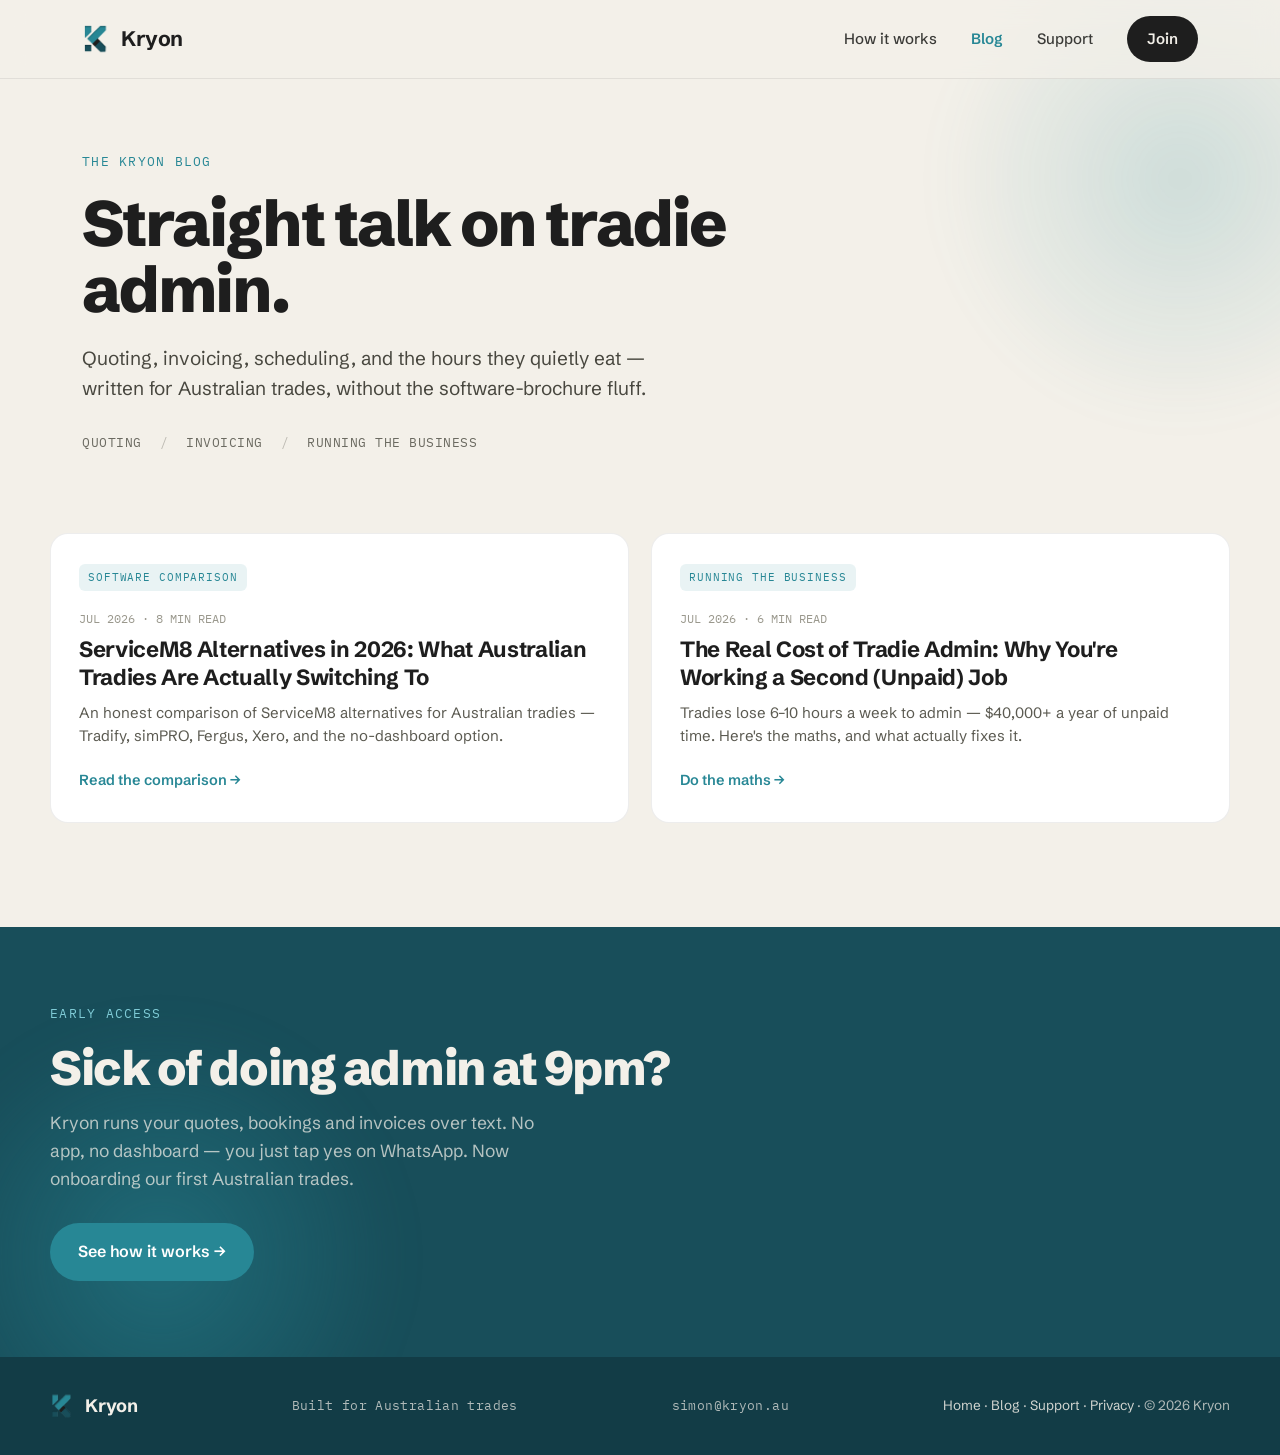
<file: blog/index.html>
<!DOCTYPE html>
<html lang="en-AU">
<head>
<meta charset="utf-8">
<meta name="viewport" content="width=device-width, initial-scale=1">
<title>Blog — Kryon</title>
<meta name="description" content="Straight talk on tradie admin, quoting, and running a trade business in Australia — from the team building Kryon.">
<link rel="canonical" href="https://kryon.au/blog/">
<meta property="og:type" content="website">
<meta property="og:site_name" content="Kryon">
<meta property="og:title" content="The Kryon Blog — straight talk on tradie admin">
<meta property="og:description" content="Quoting, invoicing, scheduling and the real cost of admin for Australian trades.">
<meta property="og:url" content="https://kryon.au/blog/">
<meta property="og:image" content="https://kryon.au/assets/kryon-mark.png">
<link rel="icon" href="/assets/kryon-mark.png">
<link rel="preconnect" href="https://fonts.googleapis.com">
<link rel="preconnect" href="https://fonts.gstatic.com" crossorigin>
<link href="https://fonts.googleapis.com/css2?family=IBM+Plex+Mono:wght@400;500&family=Schibsted+Grotesk:wght@400;500;600;700;800&display=swap" rel="stylesheet">
<link rel="stylesheet" href="/assets/site.css">
</head>
<body>

<nav class="kry-nav">
  <div class="wrap bar">
    <a href="/" class="logo"><img src="/assets/kryon-mark.png" alt="Kryon"><span>Kryon</span></a>
    <div class="links">
      <a href="/#how" class="hide-sm">How it works</a>
      <a href="/blog/" class="active">Blog</a>
      <a href="/support/">Support</a>
      <a href="/#waitlist" class="cta">Join</a>
    </div>
  </div>
</nav>

<header class="page-hero">
  <div class="blob"></div>
  <div class="wrap" style="position:relative;">
    <div class="eyebrow">The Kryon Blog</div>
    <h1>Straight talk on tradie admin.</h1>
    <p class="lede">Quoting, invoicing, scheduling, and the hours they quietly eat — written for Australian trades, without the software-brochure fluff.</p>
    <div class="meta"><span>QUOTING</span><span class="sep">/</span><span>INVOICING</span><span class="sep">/</span><span>RUNNING THE BUSINESS</span></div>
  </div>
</header>

<main class="wrap sec" style="padding-top:24px;">
  <div class="post-grid">
    <a class="post-card" href="/blog/servicem8-alternatives.html">
      <span class="tag">Software comparison</span>
      <div class="datemeta">JUL 2026 · 8 MIN READ</div>
      <h2>ServiceM8 Alternatives in 2026: What Australian Tradies Are Actually Switching To</h2>
      <p>An honest comparison of ServiceM8 alternatives for Australian tradies — Tradify, simPRO, Fergus, Xero, and the no-dashboard option.</p>
      <span class="more">Read the comparison →</span>
    </a>
    <a class="post-card" href="/blog/tradie-admin-cost.html">
      <span class="tag">Running the business</span>
      <div class="datemeta">JUL 2026 · 6 MIN READ</div>
      <h2>The Real Cost of Tradie Admin: Why You're Working a Second (Unpaid) Job</h2>
      <p>Tradies lose 6–10 hours a week to admin — $40,000+ a year of unpaid time. Here's the maths, and what actually fixes it.</p>
      <span class="more">Do the maths →</span>
    </a>
  </div>
</main>

<section class="cta-band">
  <div class="blob"></div>
  <div class="wrap inner">
    <div class="eyebrow">Early access</div>
    <h2>Sick of doing admin at 9pm?</h2>
    <p>Kryon runs your quotes, bookings and invoices over text. No app, no dashboard — you just tap yes on WhatsApp. Now onboarding our first Australian trades.</p>
    <a class="btn" href="/#waitlist">See how it works →</a>
  </div>
</section>

<footer class="kry-footer">
  <div class="wrap inner">
    <div class="logo"><img src="/assets/kryon-mark.png" alt="Kryon"><span>Kryon</span></div>
    <div class="mono">Built for Australian trades</div>
    <div class="mono">simon@kryon.au</div>
    <div class="links"><a href="/">Home</a> · <a href="/blog/">Blog</a> · <a href="/support/">Support</a> · <a href="/privacy.html">Privacy</a> · © 2026 Kryon</div>
  </div>
</footer>

</body>
</html>
</file>
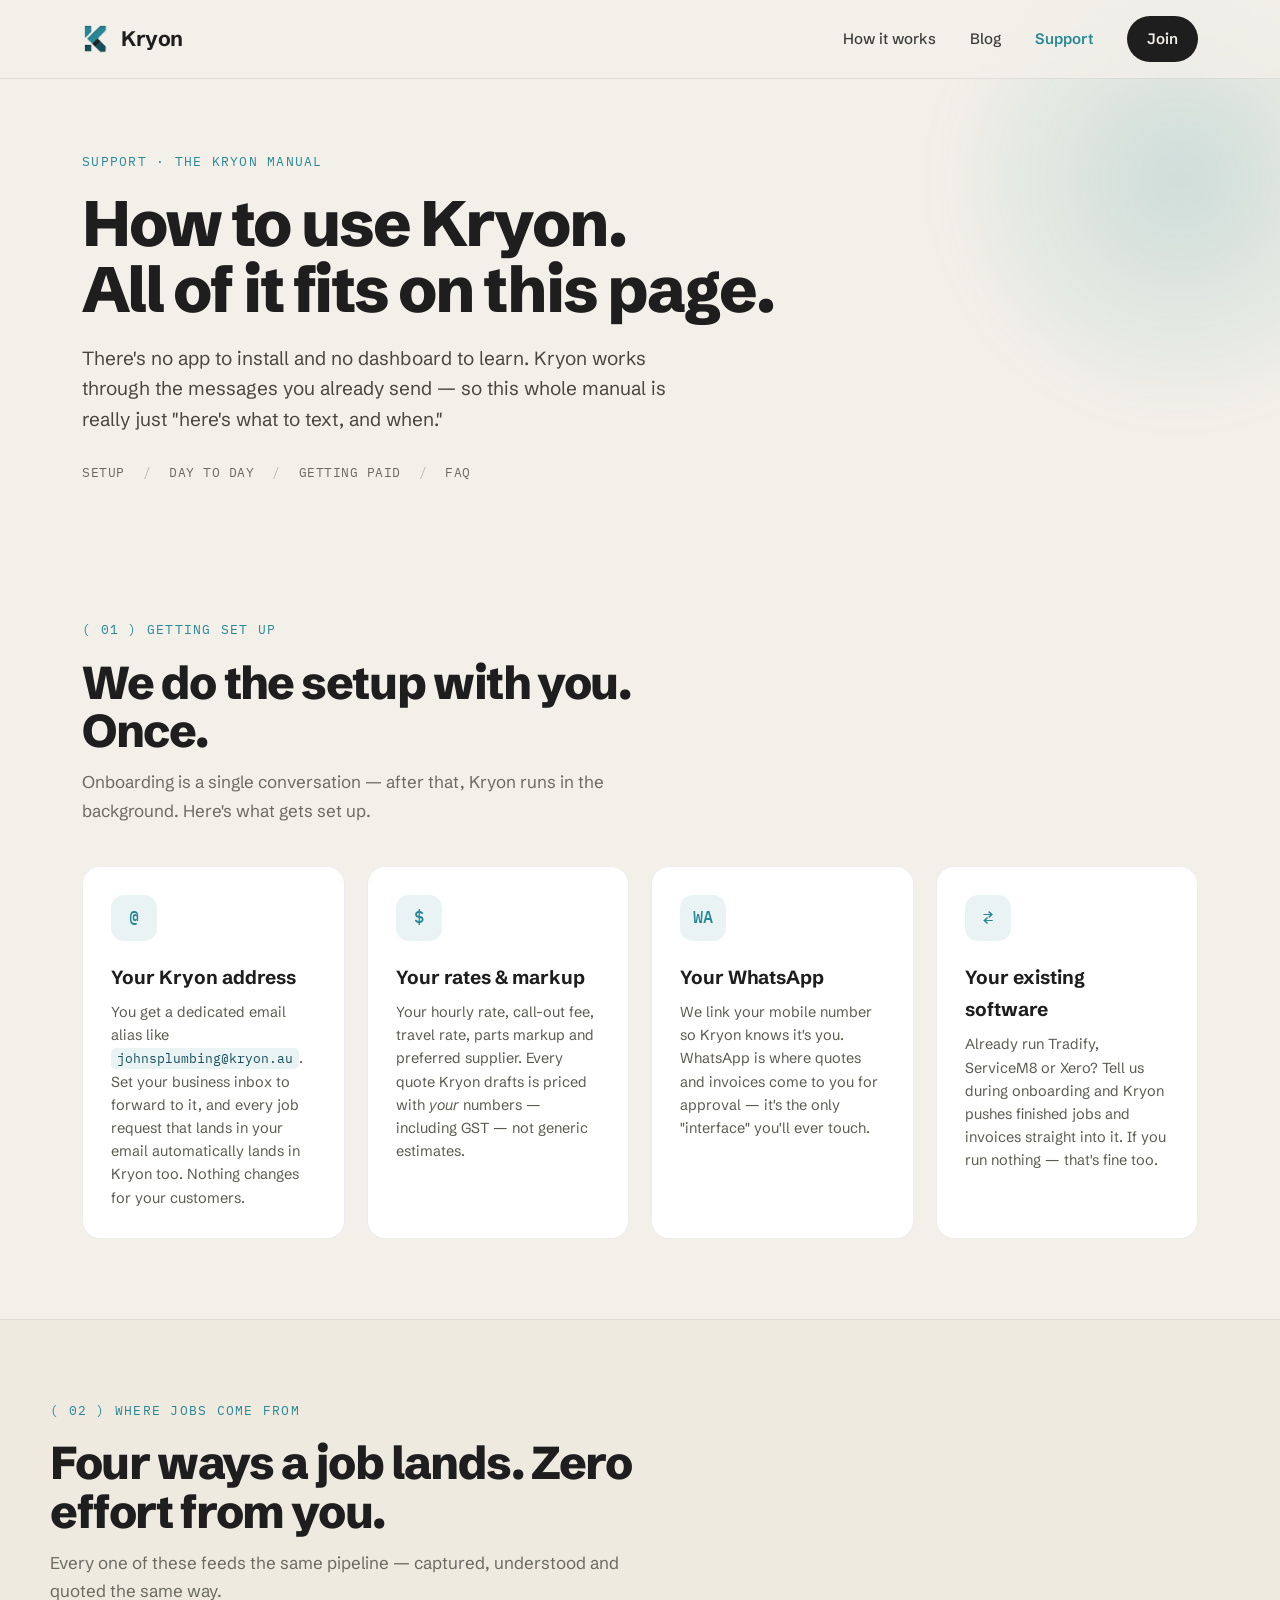
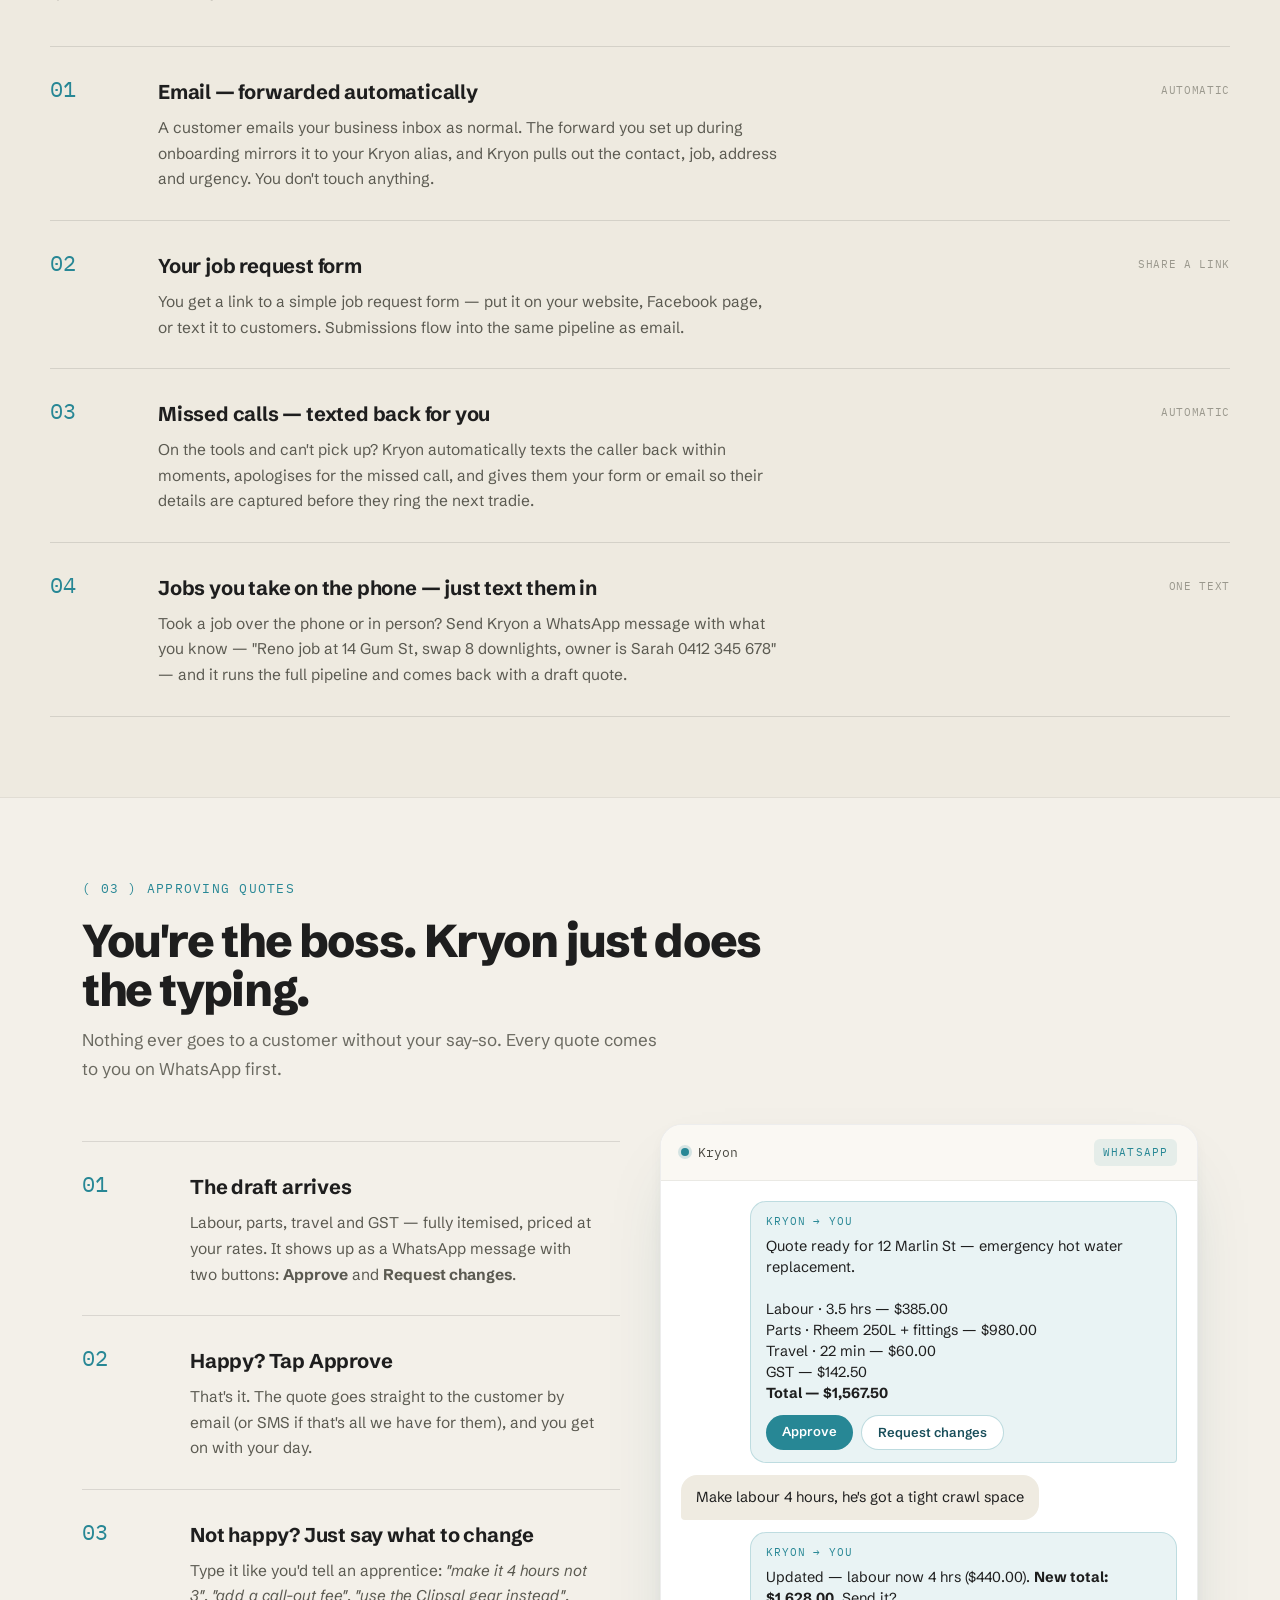
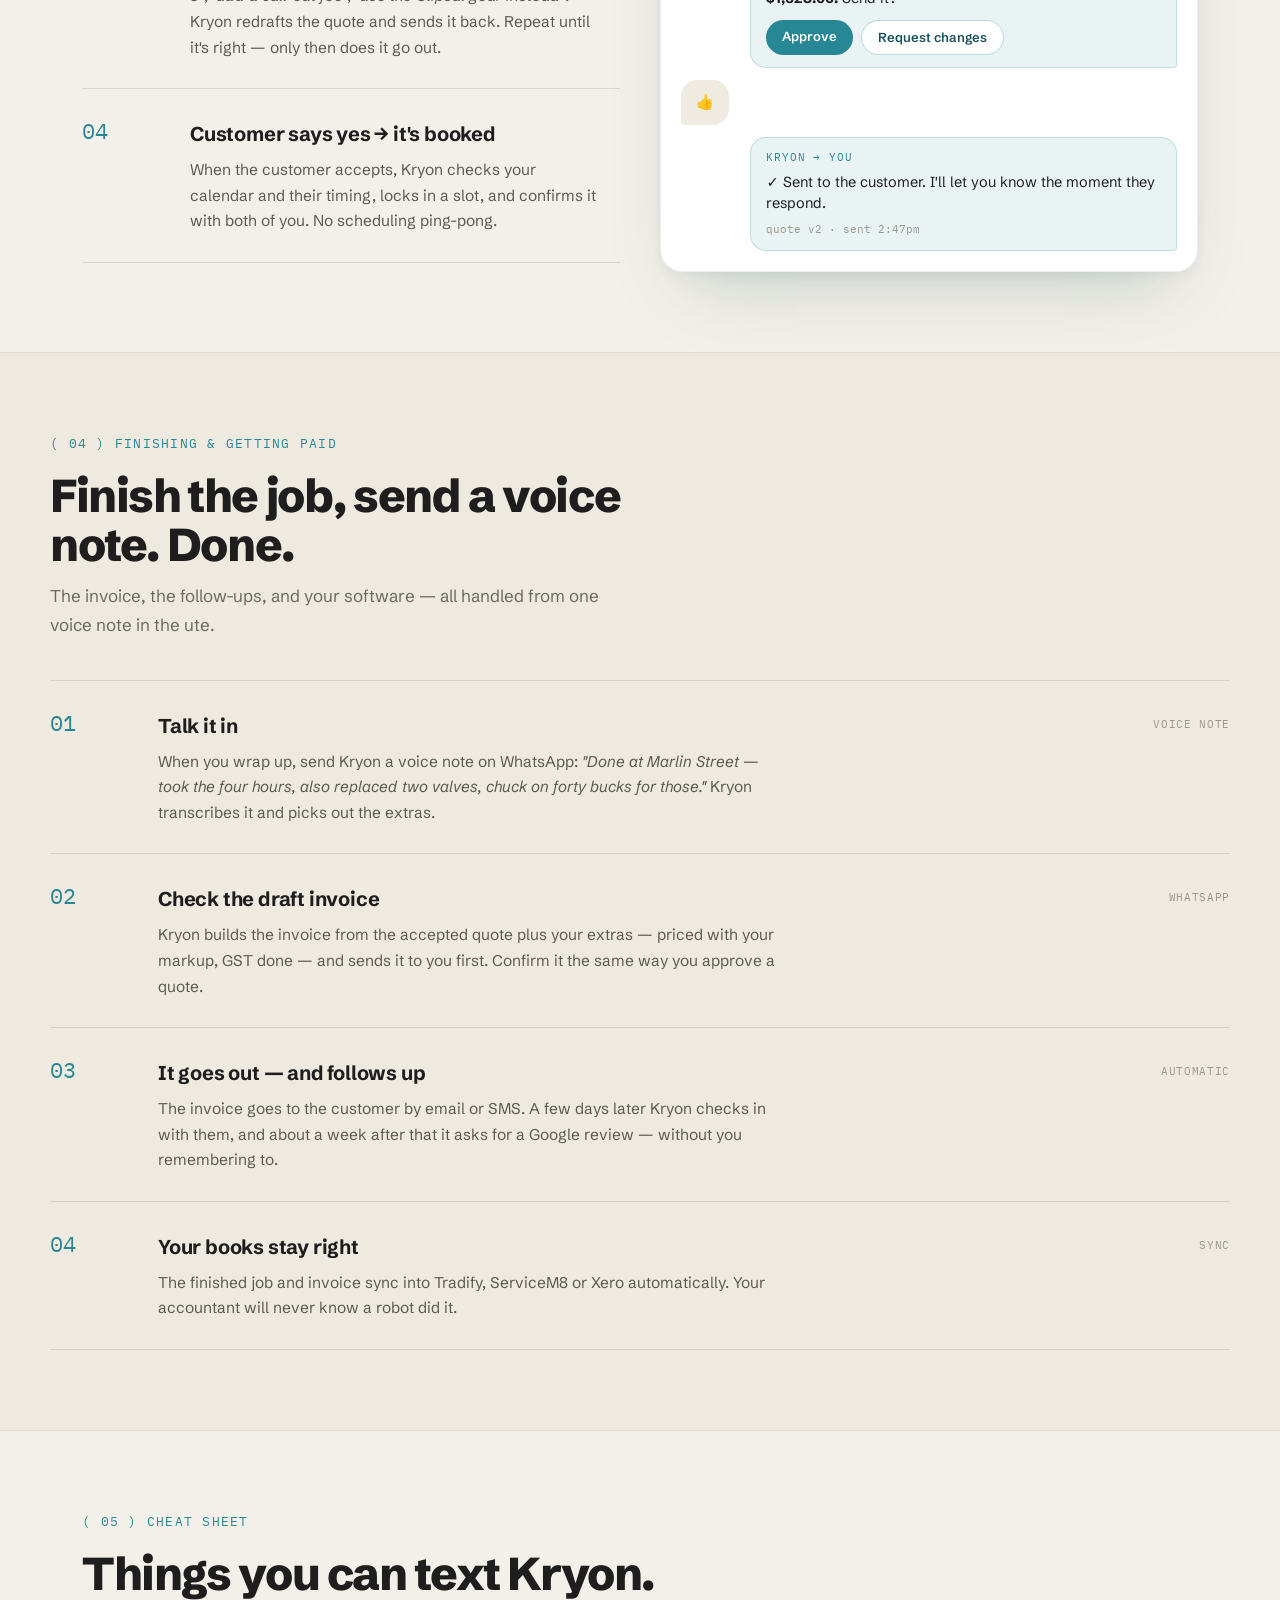
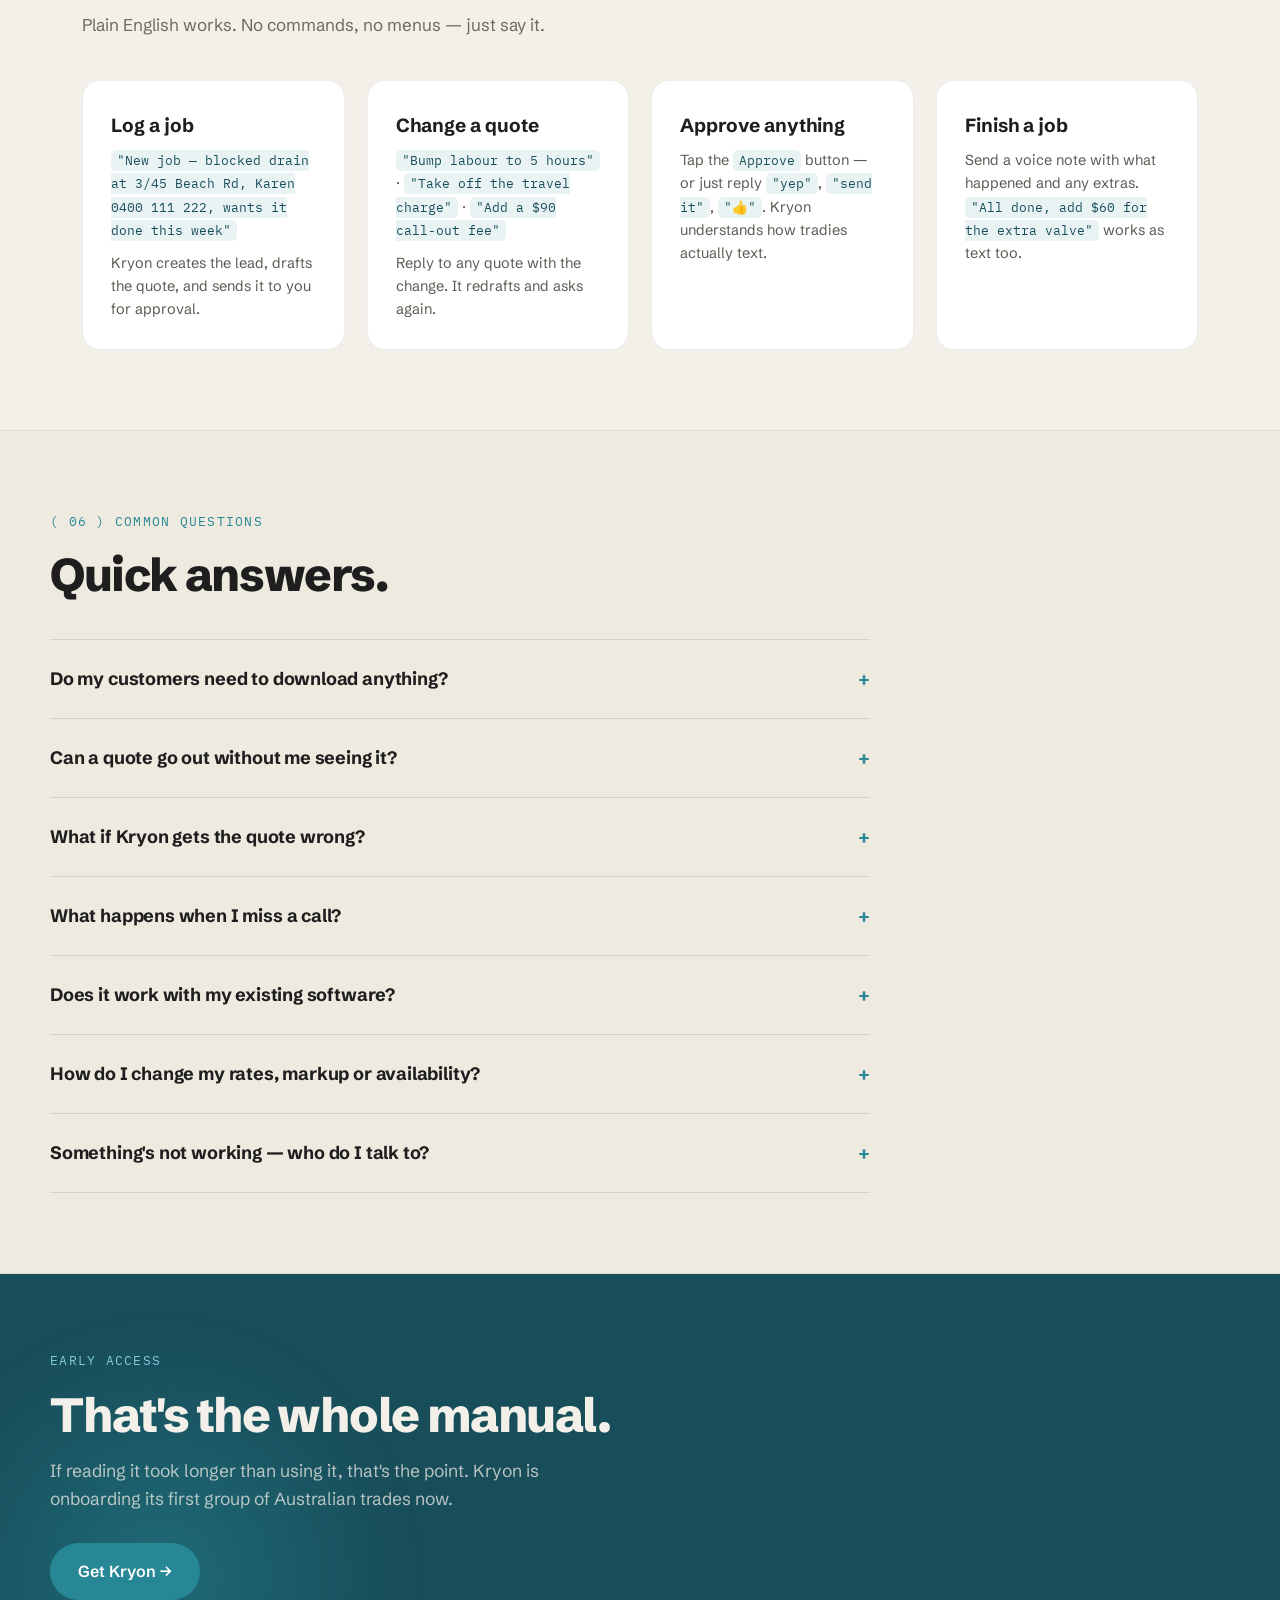
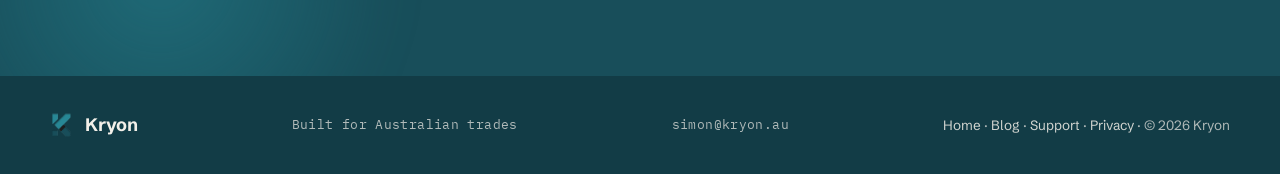
<file: support/index.html>
<!DOCTYPE html>
<html lang="en-AU">
<head>
<meta charset="utf-8">
<meta name="viewport" content="width=device-width, initial-scale=1">
<title>Support — How to use Kryon</title>
<meta name="description" content="The Kryon manual for tradies: how leads come in, how to approve quotes on WhatsApp, how to log phone jobs, and how a voice note becomes an invoice.">
<link rel="canonical" href="https://kryon.au/support/">
<meta property="og:type" content="website">
<meta property="og:site_name" content="Kryon">
<meta property="og:title" content="How to use Kryon — the whole manual">
<meta property="og:description" content="It's short, because there's nothing to install and nothing to learn. How leads come in, how you approve, how you get paid.">
<meta property="og:url" content="https://kryon.au/support/">
<meta property="og:image" content="https://kryon.au/assets/kryon-mark.png">
<link rel="icon" href="/assets/kryon-mark.png">
<link rel="preconnect" href="https://fonts.googleapis.com">
<link rel="preconnect" href="https://fonts.gstatic.com" crossorigin>
<link href="https://fonts.googleapis.com/css2?family=IBM+Plex+Mono:wght@400;500&family=Schibsted+Grotesk:wght@400;500;600;700;800&display=swap" rel="stylesheet">
<link rel="stylesheet" href="/assets/site.css">
</head>
<body>

<nav class="kry-nav">
  <div class="wrap bar">
    <a href="/" class="logo"><img src="/assets/kryon-mark.png" alt="Kryon"><span>Kryon</span></a>
    <div class="links">
      <a href="/#how" class="hide-sm">How it works</a>
      <a href="/blog/">Blog</a>
      <a href="/support/" class="active">Support</a>
      <a href="/#waitlist" class="cta">Join</a>
    </div>
  </div>
</nav>

<!-- HERO -->
<header class="page-hero">
  <div class="blob"></div>
  <div class="wrap" style="position:relative;">
    <div class="eyebrow">Support · The Kryon manual</div>
    <h1>How to use Kryon.<br>All of it fits on this page.</h1>
    <p class="lede">There's no app to install and no dashboard to learn. Kryon works through the messages you already send — so this whole manual is really just "here's what to text, and when."</p>
    <div class="meta"><span>SETUP</span><span class="sep">/</span><span>DAY TO DAY</span><span class="sep">/</span><span>GETTING PAID</span><span class="sep">/</span><span>FAQ</span></div>
  </div>
</header>

<!-- GETTING SET UP -->
<section class="sec" id="setup">
  <div class="wrap">
    <div class="sec-head">
      <div class="eyebrow">( 01 ) Getting set up</div>
      <h2>We do the setup with you. Once.</h2>
      <p class="sub">Onboarding is a single conversation — after that, Kryon runs in the background. Here's what gets set up.</p>
    </div>
    <div class="card-grid">
      <div class="info-card">
        <div class="icon">@</div>
        <h3>Your Kryon address</h3>
        <p>You get a dedicated email alias like <code>johnsplumbing@kryon.au</code>. Set your business inbox to forward to it, and every job request that lands in your email automatically lands in Kryon too. Nothing changes for your customers.</p>
      </div>
      <div class="info-card">
        <div class="icon">$</div>
        <h3>Your rates &amp; markup</h3>
        <p>Your hourly rate, call-out fee, travel rate, parts markup and preferred supplier. Every quote Kryon drafts is priced with <em>your</em> numbers — including GST — not generic estimates.</p>
      </div>
      <div class="info-card">
        <div class="icon">WA</div>
        <h3>Your WhatsApp</h3>
        <p>We link your mobile number so Kryon knows it's you. WhatsApp is where quotes and invoices come to you for approval — it's the only "interface" you'll ever touch.</p>
      </div>
      <div class="info-card">
        <div class="icon">⇄</div>
        <h3>Your existing software</h3>
        <p>Already run Tradify, ServiceM8 or Xero? Tell us during onboarding and Kryon pushes finished jobs and invoices straight into it. If you run nothing — that's fine too.</p>
      </div>
    </div>
  </div>
</section>

<!-- WHERE JOBS COME FROM -->
<section class="band">
  <div class="wrap sec" id="leads">
    <div class="sec-head">
      <div class="eyebrow">( 02 ) Where jobs come from</div>
      <h2>Four ways a job lands. Zero effort from you.</h2>
      <p class="sub">Every one of these feeds the same pipeline — captured, understood and quoted the same way.</p>
    </div>
    <div class="step-rows">
      <div class="step-row">
        <span class="num">01</span>
        <div class="body">
          <div class="t">Email — forwarded automatically</div>
          <div class="d">A customer emails your business inbox as normal. The forward you set up during onboarding mirrors it to your Kryon alias, and Kryon pulls out the contact, job, address and urgency. You don't touch anything.</div>
        </div>
        <span class="chip">Automatic</span>
      </div>
      <div class="step-row">
        <span class="num">02</span>
        <div class="body">
          <div class="t">Your job request form</div>
          <div class="d">You get a link to a simple job request form — put it on your website, Facebook page, or text it to customers. Submissions flow into the same pipeline as email.</div>
        </div>
        <span class="chip">Share a link</span>
      </div>
      <div class="step-row">
        <span class="num">03</span>
        <div class="body">
          <div class="t">Missed calls — texted back for you</div>
          <div class="d">On the tools and can't pick up? Kryon automatically texts the caller back within moments, apologises for the missed call, and gives them your form or email so their details are captured before they ring the next tradie.</div>
        </div>
        <span class="chip">Automatic</span>
      </div>
      <div class="step-row">
        <span class="num">04</span>
        <div class="body">
          <div class="t">Jobs you take on the phone — just text them in</div>
          <div class="d">Took a job over the phone or in person? Send Kryon a WhatsApp message with what you know — "Reno job at 14 Gum St, swap 8 downlights, owner is Sarah 0412 345 678" — and it runs the full pipeline and comes back with a draft quote.</div>
        </div>
        <span class="chip">One text</span>
      </div>
    </div>
  </div>
</section>

<!-- APPROVING QUOTES -->
<section class="sec" id="quotes">
  <div class="wrap">
    <div class="sec-head">
      <div class="eyebrow">( 03 ) Approving quotes</div>
      <h2>You're the boss. Kryon just does the typing.</h2>
      <p class="sub">Nothing ever goes to a customer without your say-so. Every quote comes to you on WhatsApp first.</p>
    </div>

    <div style="display:grid; grid-template-columns:repeat(auto-fit,minmax(320px,1fr)); gap:40px; align-items:center;">
      <div>
        <div class="step-rows">
          <div class="step-row">
            <span class="num">01</span>
            <div class="body">
              <div class="t">The draft arrives</div>
              <div class="d">Labour, parts, travel and GST — fully itemised, priced at your rates. It shows up as a WhatsApp message with two buttons: <strong>Approve</strong> and <strong>Request changes</strong>.</div>
            </div>
          </div>
          <div class="step-row">
            <span class="num">02</span>
            <div class="body">
              <div class="t">Happy? Tap Approve</div>
              <div class="d">That's it. The quote goes straight to the customer by email (or SMS if that's all we have for them), and you get on with your day.</div>
            </div>
          </div>
          <div class="step-row">
            <span class="num">03</span>
            <div class="body">
              <div class="t">Not happy? Just say what to change</div>
              <div class="d">Type it like you'd tell an apprentice: <em>"make it 4 hours not 3"</em>, <em>"add a call-out fee"</em>, <em>"use the Clipsal gear instead"</em>. Kryon redrafts the quote and sends it back. Repeat until it's right — only then does it go out.</div>
            </div>
          </div>
          <div class="step-row">
            <span class="num">04</span>
            <div class="body">
              <div class="t">Customer says yes → it's booked</div>
              <div class="d">When the customer accepts, Kryon checks your calendar and their timing, locks in a slot, and confirms it with both of you. No scheduling ping-pong.</div>
            </div>
          </div>
        </div>
      </div>

      <div class="chat" aria-hidden="true">
        <div class="chat-top">
          <div class="id"><span class="dot"></span>Kryon</div>
          <span class="live">WHATSAPP</span>
        </div>
        <div class="msgs">
          <div class="msg out">
            <div class="from">Kryon → you</div>
            Quote ready for 12 Marlin St — emergency hot water replacement.<br><br>
            Labour · 3.5 hrs — $385.00<br>
            Parts · Rheem 250L + fittings — $980.00<br>
            Travel · 22 min — $60.00<br>
            GST — $142.50<br>
            <strong>Total — $1,567.50</strong>
            <div class="btns"><span class="btn-solid">Approve</span><span class="btn-ghost">Request changes</span></div>
          </div>
          <div class="msg in">Make labour 4 hours, he's got a tight crawl space</div>
          <div class="msg out">
            <div class="from">Kryon → you</div>
            Updated — labour now 4 hrs ($440.00). <strong>New total: $1,628.00.</strong> Send it?
            <div class="btns"><span class="btn-solid">Approve</span><span class="btn-ghost">Request changes</span></div>
          </div>
          <div class="msg in">👍</div>
          <div class="msg out">
            <div class="from">Kryon → you</div>
            ✓ Sent to the customer. I'll let you know the moment they respond.
            <div class="note">quote v2 · sent 2:47pm</div>
          </div>
        </div>
      </div>
    </div>
  </div>
</section>

<!-- GETTING PAID -->
<section class="band">
  <div class="wrap sec" id="invoicing">
    <div class="sec-head">
      <div class="eyebrow">( 04 ) Finishing &amp; getting paid</div>
      <h2>Finish the job, send a voice note. Done.</h2>
      <p class="sub">The invoice, the follow-ups, and your software — all handled from one voice note in the ute.</p>
    </div>
    <div class="step-rows">
      <div class="step-row">
        <span class="num">01</span>
        <div class="body">
          <div class="t">Talk it in</div>
          <div class="d">When you wrap up, send Kryon a voice note on WhatsApp: <em>"Done at Marlin Street — took the four hours, also replaced two valves, chuck on forty bucks for those."</em> Kryon transcribes it and picks out the extras.</div>
        </div>
        <span class="chip">Voice note</span>
      </div>
      <div class="step-row">
        <span class="num">02</span>
        <div class="body">
          <div class="t">Check the draft invoice</div>
          <div class="d">Kryon builds the invoice from the accepted quote plus your extras — priced with your markup, GST done — and sends it to you first. Confirm it the same way you approve a quote.</div>
        </div>
        <span class="chip">WhatsApp</span>
      </div>
      <div class="step-row">
        <span class="num">03</span>
        <div class="body">
          <div class="t">It goes out — and follows up</div>
          <div class="d">The invoice goes to the customer by email or SMS. A few days later Kryon checks in with them, and about a week after that it asks for a Google review — without you remembering to.</div>
        </div>
        <span class="chip">Automatic</span>
      </div>
      <div class="step-row">
        <span class="num">04</span>
        <div class="body">
          <div class="t">Your books stay right</div>
          <div class="d">The finished job and invoice sync into Tradify, ServiceM8 or Xero automatically. Your accountant will never know a robot did it.</div>
        </div>
        <span class="chip">Sync</span>
      </div>
    </div>
  </div>
</section>

<!-- CHEAT SHEET -->
<section class="sec" id="cheatsheet">
  <div class="wrap">
    <div class="sec-head">
      <div class="eyebrow">( 05 ) Cheat sheet</div>
      <h2>Things you can text Kryon.</h2>
      <p class="sub">Plain English works. No commands, no menus — just say it.</p>
    </div>
    <div class="card-grid">
      <div class="info-card">
        <h3>Log a job</h3>
        <p><code>"New job — blocked drain at 3/45 Beach Rd, Karen 0400 111 222, wants it done this week"</code></p>
        <p>Kryon creates the lead, drafts the quote, and sends it to you for approval.</p>
      </div>
      <div class="info-card">
        <h3>Change a quote</h3>
        <p><code>"Bump labour to 5 hours"</code> · <code>"Take off the travel charge"</code> · <code>"Add a $90 call-out fee"</code></p>
        <p>Reply to any quote with the change. It redrafts and asks again.</p>
      </div>
      <div class="info-card">
        <h3>Approve anything</h3>
        <p>Tap the <code>Approve</code> button — or just reply <code>"yep"</code>, <code>"send it"</code>, <code>"👍"</code>. Kryon understands how tradies actually text.</p>
      </div>
      <div class="info-card">
        <h3>Finish a job</h3>
        <p>Send a voice note with what happened and any extras. <code>"All done, add $60 for the extra valve"</code> works as text too.</p>
      </div>
    </div>
  </div>
</section>

<!-- FAQ -->
<section class="band">
  <div class="wrap sec" id="faq">
    <div class="sec-head">
      <div class="eyebrow">( 06 ) Common questions</div>
      <h2>Quick answers.</h2>
    </div>
    <div class="faq" style="max-width:820px;">
      <details>
        <summary>Do my customers need to download anything?</summary>
        <div class="a">No. Your customers just email, call or text like they always have. Quotes and invoices reach them as a normal email or SMS they can reply to. They'll never know Kryon exists unless you tell them.</div>
      </details>
      <details>
        <summary>Can a quote go out without me seeing it?</summary>
        <div class="a">Never. Every quote and every invoice comes to you on WhatsApp first, and nothing is sent to a customer until you approve it. You're the sign-off on every dollar.</div>
      </details>
      <details>
        <summary>What if Kryon gets the quote wrong?</summary>
        <div class="a">Reply with the correction in plain English — <code>"that's a 6 hour job minimum"</code> — and it redrafts on the spot. It quotes from the rates, markup and supplier you set at onboarding, and it gets sharper about your jobs the more you correct it.</div>
      </details>
      <details>
        <summary>What happens when I miss a call?</summary>
        <div class="a">Kryon texts the caller back automatically and gives them a way to leave the job details — so the lead is captured even while you're elbow-deep in a ceiling cavity. When they respond, it flows into the normal pipeline and a draft quote heads your way.</div>
      </details>
      <details>
        <summary>Does it work with my existing software?</summary>
        <div class="a">Yes — finished jobs and invoices sync into Tradify, ServiceM8 and Xero. Kryon fits around your stack rather than replacing it. If you don't run any software, Kryon simply keeps everything itself.</div>
      </details>
      <details>
        <summary>How do I change my rates, markup or availability?</summary>
        <div class="a">Message us — same channel as everything else. Tell Kryon <code>"put my hourly rate up to $120"</code> or email <a href="mailto:simon@kryon.au" style="color:var(--teal);">simon@kryon.au</a> and it's updated same day. No settings screen to dig through.</div>
      </details>
      <details>
        <summary>Something's not working — who do I talk to?</summary>
        <div class="a">A human, straight away: <a href="mailto:simon@kryon.au" style="color:var(--teal);">simon@kryon.au</a>. While we're onboarding our first group of trades, support comes directly from the founder.</div>
      </details>
    </div>
  </div>
</section>

<!-- CTA -->
<section class="cta-band">
  <div class="blob"></div>
  <div class="wrap inner">
    <div class="eyebrow">Early access</div>
    <h2>That's the whole manual.</h2>
    <p>If reading it took longer than using it, that's the point. Kryon is onboarding its first group of Australian trades now.</p>
    <a class="btn" href="/#waitlist">Get Kryon →</a>
  </div>
</section>

<footer class="kry-footer">
  <div class="wrap inner">
    <div class="logo"><img src="/assets/kryon-mark.png" alt="Kryon"><span>Kryon</span></div>
    <div class="mono">Built for Australian trades</div>
    <div class="mono">simon@kryon.au</div>
    <div class="links"><a href="/">Home</a> · <a href="/blog/">Blog</a> · <a href="/support/">Support</a> · <a href="/privacy.html">Privacy</a> · © 2026 Kryon</div>
  </div>
</footer>

</body>
</html>
</file>
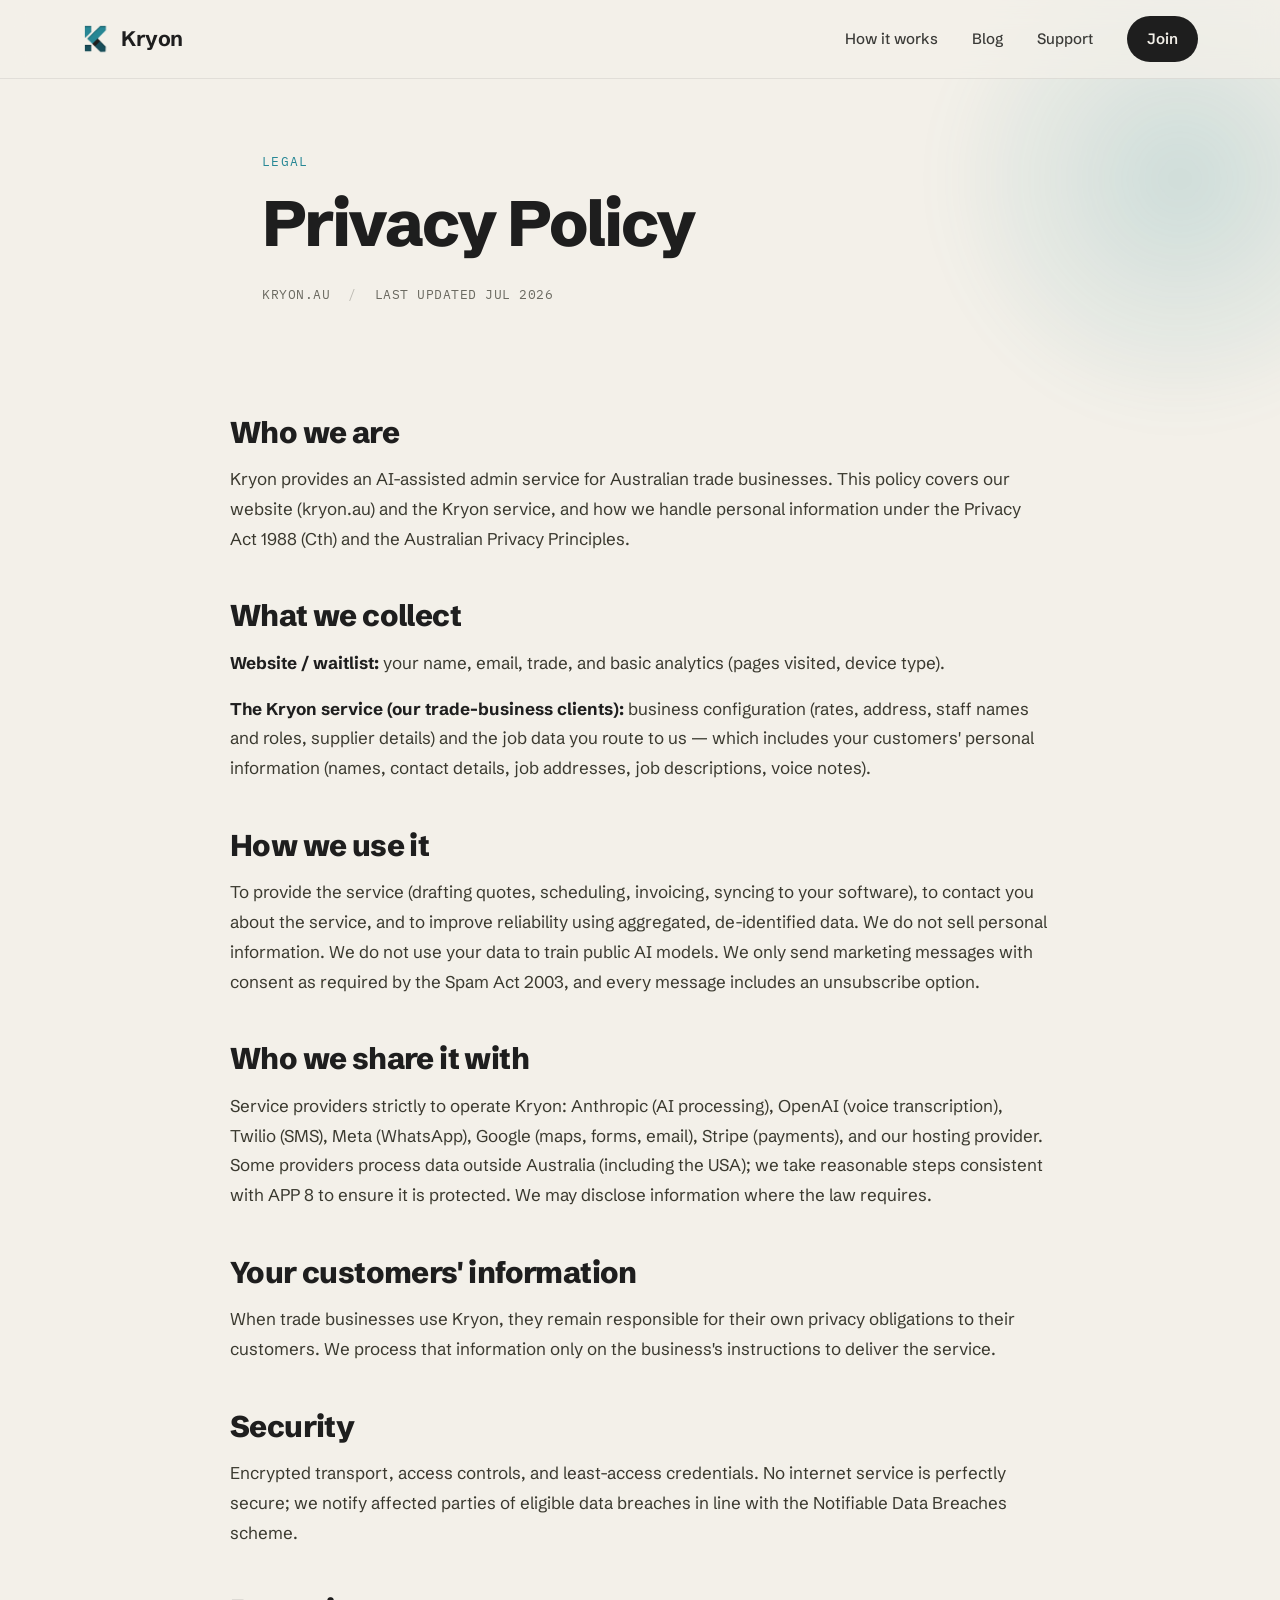
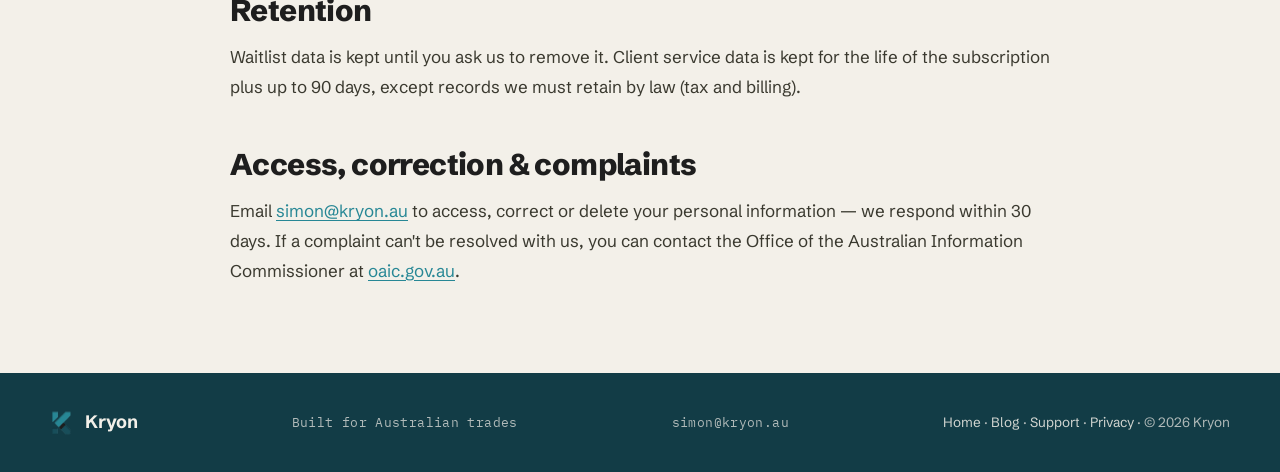
<file: privacy.html>
<!DOCTYPE html>
<html lang="en-AU">
<head>
<meta charset="utf-8">
<meta name="viewport" content="width=device-width, initial-scale=1">
<title>Privacy Policy — Kryon</title>
<meta name="description" content="How Kryon handles personal information under the Privacy Act 1988 (Cth) and the Australian Privacy Principles.">
<link rel="canonical" href="https://kryon.au/privacy.html">
<meta property="og:type" content="website">
<meta property="og:site_name" content="Kryon">
<meta property="og:title" content="Privacy Policy — Kryon">
<meta property="og:url" content="https://kryon.au/privacy.html">
<link rel="icon" href="/assets/kryon-mark.png">
<link rel="preconnect" href="https://fonts.googleapis.com">
<link rel="preconnect" href="https://fonts.gstatic.com" crossorigin>
<link href="https://fonts.googleapis.com/css2?family=IBM+Plex+Mono:wght@400;500&family=Schibsted+Grotesk:wght@400;500;600;700;800&display=swap" rel="stylesheet">
<link rel="stylesheet" href="/assets/site.css">
</head>
<body>

<nav class="kry-nav">
  <div class="wrap bar">
    <a href="/" class="logo"><img src="/assets/kryon-mark.png" alt="Kryon"><span>Kryon</span></a>
    <div class="links">
      <a href="/#how" class="hide-sm">How it works</a>
      <a href="/blog/">Blog</a>
      <a href="/support/">Support</a>
      <a href="/#waitlist" class="cta">Join</a>
    </div>
  </div>
</nav>

<header class="page-hero">
  <div class="blob"></div>
  <div class="wrap-narrow" style="position:relative;">
    <div class="eyebrow">Legal</div>
    <h1>Privacy Policy</h1>
    <div class="meta"><span>KRYON.AU</span><span class="sep">/</span><span>LAST UPDATED JUL 2026</span></div>
  </div>
</header>

<main class="wrap-narrow article">
  <div class="prose">
    <h2>Who we are</h2>
    <p>Kryon provides an AI-assisted admin service for Australian trade businesses. This policy covers our website (kryon.au) and the Kryon service, and how we handle personal information under the Privacy Act 1988 (Cth) and the Australian Privacy Principles.</p>

    <h2>What we collect</h2>
    <p><strong>Website / waitlist:</strong> your name, email, trade, and basic analytics (pages visited, device type).</p>
    <p><strong>The Kryon service (our trade-business clients):</strong> business configuration (rates, address, staff names and roles, supplier details) and the job data you route to us — which includes your customers' personal information (names, contact details, job addresses, job descriptions, voice notes).</p>

    <h2>How we use it</h2>
    <p>To provide the service (drafting quotes, scheduling, invoicing, syncing to your software), to contact you about the service, and to improve reliability using aggregated, de-identified data. We do not sell personal information. We do not use your data to train public AI models. We only send marketing messages with consent as required by the Spam Act 2003, and every message includes an unsubscribe option.</p>

    <h2>Who we share it with</h2>
    <p>Service providers strictly to operate Kryon: Anthropic (AI processing), OpenAI (voice transcription), Twilio (SMS), Meta (WhatsApp), Google (maps, forms, email), Stripe (payments), and our hosting provider. Some providers process data outside Australia (including the USA); we take reasonable steps consistent with APP 8 to ensure it is protected. We may disclose information where the law requires.</p>

    <h2>Your customers' information</h2>
    <p>When trade businesses use Kryon, they remain responsible for their own privacy obligations to their customers. We process that information only on the business's instructions to deliver the service.</p>

    <h2>Security</h2>
    <p>Encrypted transport, access controls, and least-access credentials. No internet service is perfectly secure; we notify affected parties of eligible data breaches in line with the Notifiable Data Breaches scheme.</p>

    <h2>Retention</h2>
    <p>Waitlist data is kept until you ask us to remove it. Client service data is kept for the life of the subscription plus up to 90 days, except records we must retain by law (tax and billing).</p>

    <h2>Access, correction &amp; complaints</h2>
    <p>Email <a href="mailto:simon@kryon.au">simon@kryon.au</a> to access, correct or delete your personal information — we respond within 30 days. If a complaint can't be resolved with us, you can contact the Office of the Australian Information Commissioner at <a href="https://www.oaic.gov.au" rel="noopener">oaic.gov.au</a>.</p>
  </div>
</main>

<footer class="kry-footer">
  <div class="wrap inner">
    <div class="logo"><img src="/assets/kryon-mark.png" alt="Kryon"><span>Kryon</span></div>
    <div class="mono">Built for Australian trades</div>
    <div class="mono">simon@kryon.au</div>
    <div class="links"><a href="/">Home</a> · <a href="/blog/">Blog</a> · <a href="/support/">Support</a> · <a href="/privacy.html">Privacy</a> · © 2026 Kryon</div>
  </div>
</footer>

</body>
</html>
</file>
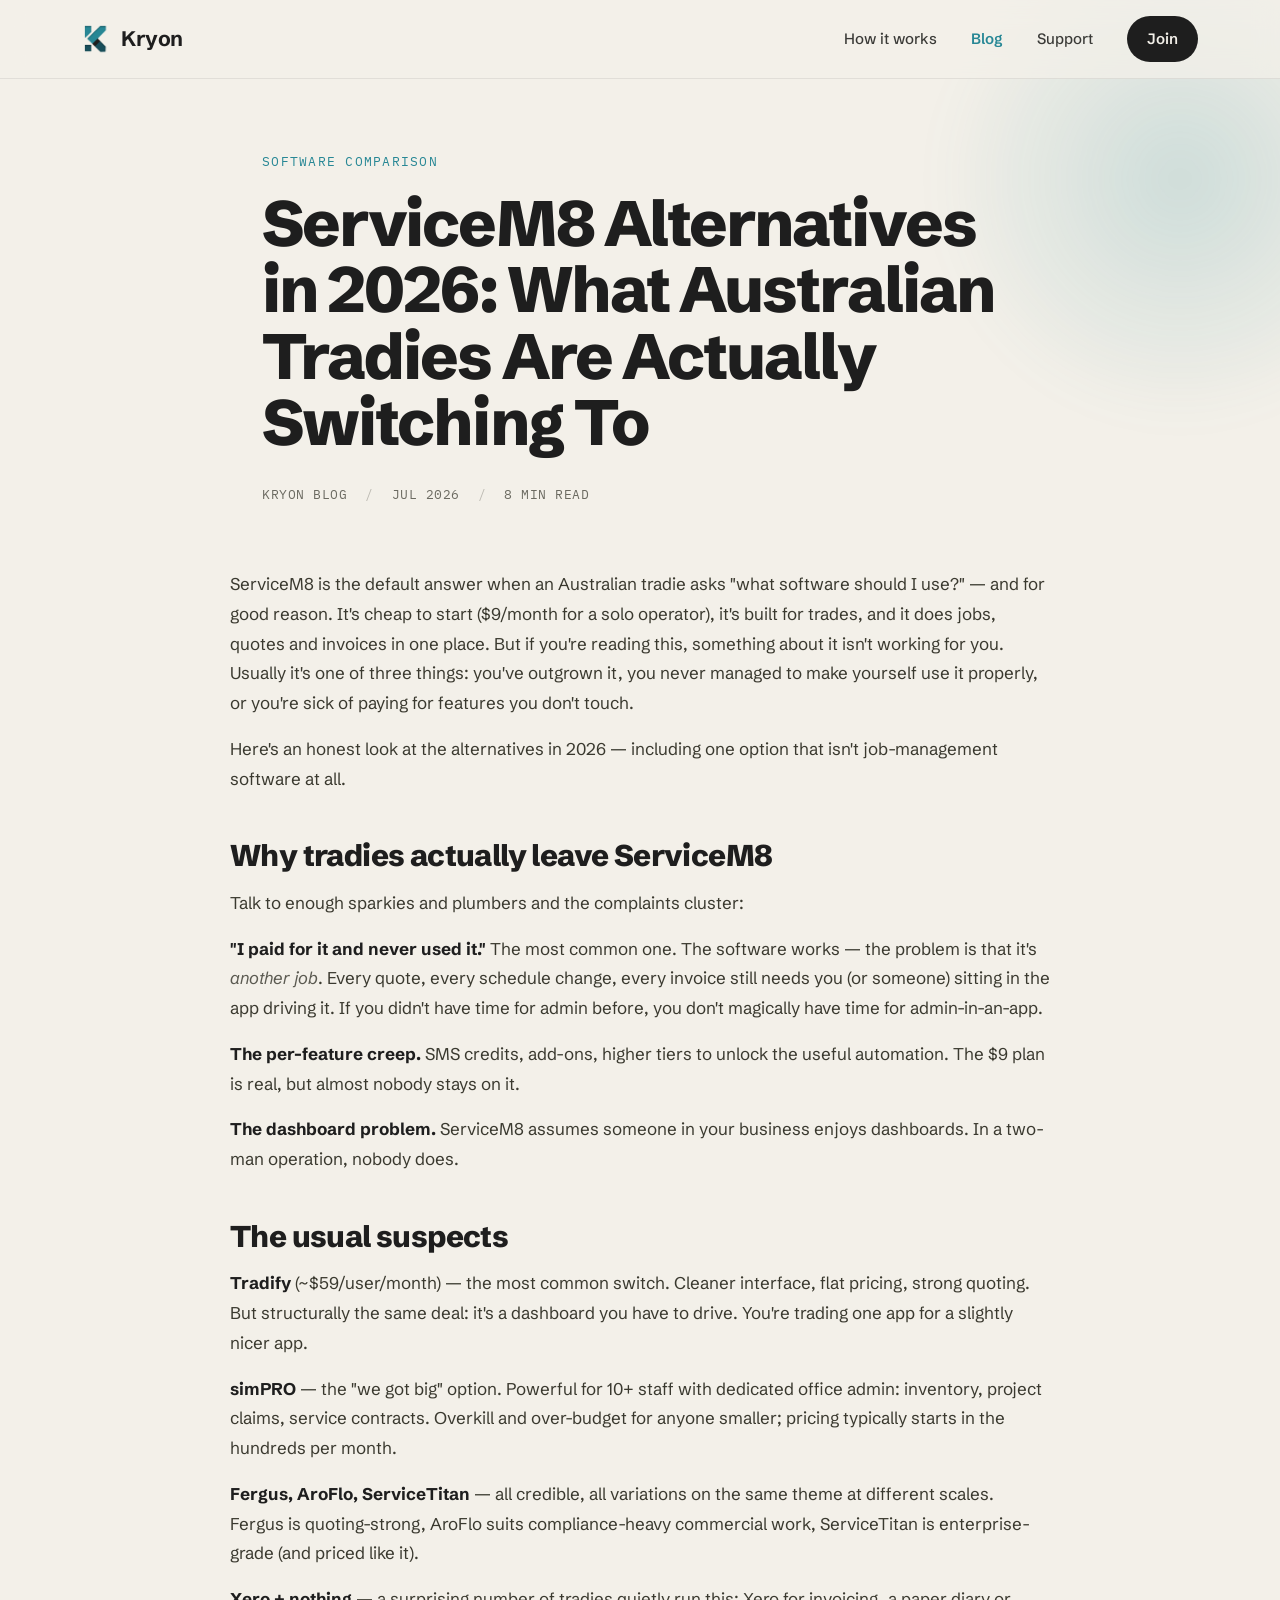
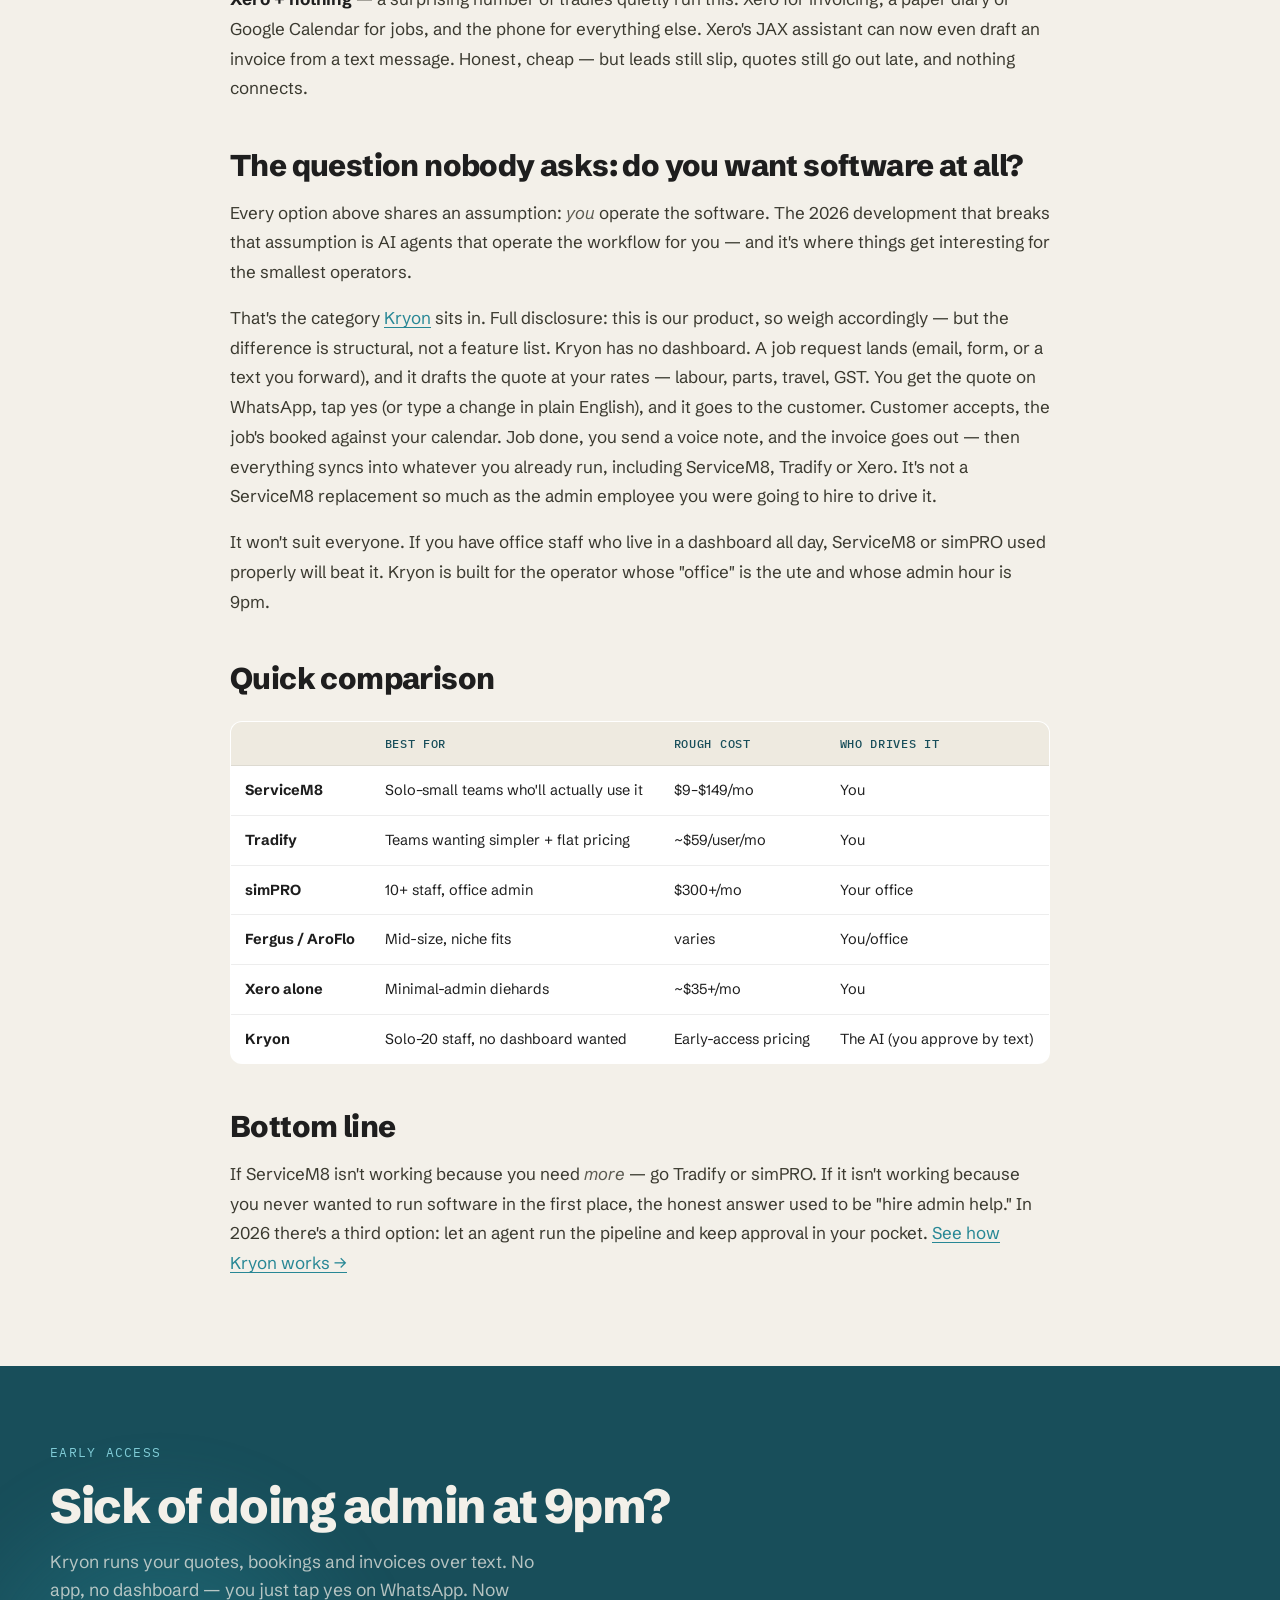
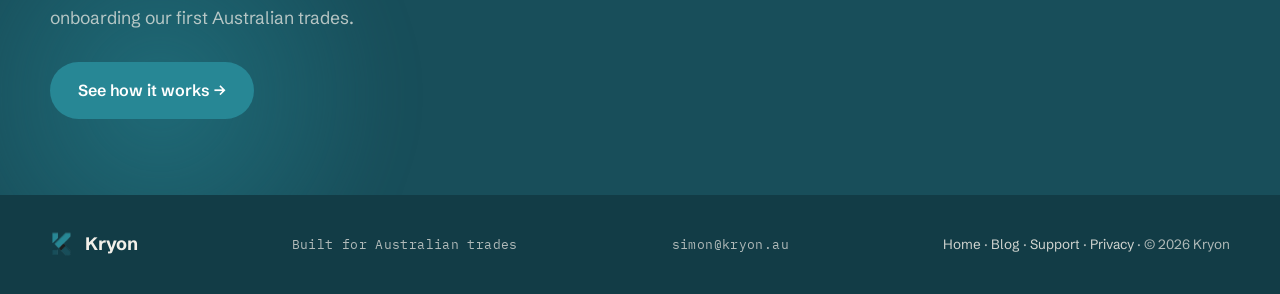
<file: blog/servicem8-alternatives.html>
<!DOCTYPE html>
<html lang="en-AU">
<head>
<meta charset="utf-8">
<meta name="viewport" content="width=device-width, initial-scale=1">
<title>ServiceM8 Alternatives in 2026: What Australian Tradies Are Actually Switching To — Kryon</title>
<meta name="description" content="An honest 2026 comparison of ServiceM8 alternatives for Australian tradies — Tradify, simPRO, Fergus, Xero, and the no-dashboard option.">
<link rel="canonical" href="https://kryon.au/blog/servicem8-alternatives.html">
<meta property="og:type" content="article">
<meta property="og:site_name" content="Kryon">
<meta property="og:title" content="ServiceM8 Alternatives in 2026: What Australian Tradies Are Actually Switching To">
<meta property="og:description" content="An honest 2026 comparison of ServiceM8 alternatives for Australian tradies — Tradify, simPRO, Fergus, Xero, and the no-dashboard option.">
<meta property="og:url" content="https://kryon.au/blog/servicem8-alternatives.html">
<meta property="og:image" content="https://kryon.au/assets/kryon-mark.png">
<link rel="icon" href="/assets/kryon-mark.png">
<link rel="preconnect" href="https://fonts.googleapis.com">
<link rel="preconnect" href="https://fonts.gstatic.com" crossorigin>
<link href="https://fonts.googleapis.com/css2?family=IBM+Plex+Mono:wght@400;500&family=Schibsted+Grotesk:wght@400;500;600;700;800&display=swap" rel="stylesheet">
<link rel="stylesheet" href="/assets/site.css">
</head>
<body>

<nav class="kry-nav">
  <div class="wrap bar">
    <a href="/" class="logo"><img src="/assets/kryon-mark.png" alt="Kryon"><span>Kryon</span></a>
    <div class="links">
      <a href="/#how" class="hide-sm">How it works</a>
      <a href="/blog/" class="active">Blog</a>
      <a href="/support/">Support</a>
      <a href="/#waitlist" class="cta">Join</a>
    </div>
  </div>
</nav>

<header class="page-hero">
  <div class="blob"></div>
  <div class="wrap-narrow" style="position:relative;">
    <div class="eyebrow">Software comparison</div>
    <h1>ServiceM8 Alternatives in 2026: What Australian Tradies Are Actually Switching To</h1>
    <div class="meta"><span>KRYON BLOG</span><span class="sep">/</span><span>JUL 2026</span><span class="sep">/</span><span>8 MIN READ</span></div>
  </div>
</header>

<main class="wrap-narrow article">
  <div class="prose">
    <p>ServiceM8 is the default answer when an Australian tradie asks "what software should I use?" — and for good reason. It's cheap to start ($9/month for a solo operator), it's built for trades, and it does jobs, quotes and invoices in one place. But if you're reading this, something about it isn't working for you. Usually it's one of three things: you've outgrown it, you never managed to make yourself use it properly, or you're sick of paying for features you don't touch.</p>
    <p>Here's an honest look at the alternatives in 2026 — including one option that isn't job-management software at all.</p>

    <h2>Why tradies actually leave ServiceM8</h2>
    <p>Talk to enough sparkies and plumbers and the complaints cluster:</p>
    <p><strong>"I paid for it and never used it."</strong> The most common one. The software works — the problem is that it's <em>another job</em>. Every quote, every schedule change, every invoice still needs you (or someone) sitting in the app driving it. If you didn't have time for admin before, you don't magically have time for admin-in-an-app.</p>
    <p><strong>The per-feature creep.</strong> SMS credits, add-ons, higher tiers to unlock the useful automation. The $9 plan is real, but almost nobody stays on it.</p>
    <p><strong>The dashboard problem.</strong> ServiceM8 assumes someone in your business enjoys dashboards. In a two-man operation, nobody does.</p>

    <h2>The usual suspects</h2>
    <p><strong>Tradify</strong> (~$59/user/month) — the most common switch. Cleaner interface, flat pricing, strong quoting. But structurally the same deal: it's a dashboard you have to drive. You're trading one app for a slightly nicer app.</p>
    <p><strong>simPRO</strong> — the "we got big" option. Powerful for 10+ staff with dedicated office admin: inventory, project claims, service contracts. Overkill and over-budget for anyone smaller; pricing typically starts in the hundreds per month.</p>
    <p><strong>Fergus, AroFlo, ServiceTitan</strong> — all credible, all variations on the same theme at different scales. Fergus is quoting-strong, AroFlo suits compliance-heavy commercial work, ServiceTitan is enterprise-grade (and priced like it).</p>
    <p><strong>Xero + nothing</strong> — a surprising number of tradies quietly run this: Xero for invoicing, a paper diary or Google Calendar for jobs, and the phone for everything else. Xero's JAX assistant can now even draft an invoice from a text message. Honest, cheap — but leads still slip, quotes still go out late, and nothing connects.</p>

    <h2>The question nobody asks: do you want software at all?</h2>
    <p>Every option above shares an assumption: <em>you</em> operate the software. The 2026 development that breaks that assumption is AI agents that operate the workflow for you — and it's where things get interesting for the smallest operators.</p>
    <p>That's the category <a href="https://kryon.au">Kryon</a> sits in. Full disclosure: this is our product, so weigh accordingly — but the difference is structural, not a feature list. Kryon has no dashboard. A job request lands (email, form, or a text you forward), and it drafts the quote at your rates — labour, parts, travel, GST. You get the quote on WhatsApp, tap yes (or type a change in plain English), and it goes to the customer. Customer accepts, the job's booked against your calendar. Job done, you send a voice note, and the invoice goes out — then everything syncs into whatever you already run, including ServiceM8, Tradify or Xero. It's not a ServiceM8 replacement so much as the admin employee you were going to hire to drive it.</p>
    <p>It won't suit everyone. If you have office staff who live in a dashboard all day, ServiceM8 or simPRO used properly will beat it. Kryon is built for the operator whose "office" is the ute and whose admin hour is 9pm.</p>

    <h2>Quick comparison</h2>
    <table>
      <thead>
        <tr><th></th><th>Best for</th><th>Rough cost</th><th>Who drives it</th></tr>
      </thead>
      <tbody>
        <tr><td><strong>ServiceM8</strong></td><td>Solo–small teams who'll actually use it</td><td>$9–$149/mo</td><td>You</td></tr>
        <tr><td><strong>Tradify</strong></td><td>Teams wanting simpler + flat pricing</td><td>~$59/user/mo</td><td>You</td></tr>
        <tr><td><strong>simPRO</strong></td><td>10+ staff, office admin</td><td>$300+/mo</td><td>Your office</td></tr>
        <tr><td><strong>Fergus / AroFlo</strong></td><td>Mid-size, niche fits</td><td>varies</td><td>You/office</td></tr>
        <tr><td><strong>Xero alone</strong></td><td>Minimal-admin diehards</td><td>~$35+/mo</td><td>You</td></tr>
        <tr><td><strong>Kryon</strong></td><td>Solo–20 staff, no dashboard wanted</td><td>Early-access pricing</td><td>The AI (you approve by text)</td></tr>
      </tbody>
    </table>

    <h2>Bottom line</h2>
    <p>If ServiceM8 isn't working because you need <em>more</em> — go Tradify or simPRO. If it isn't working because you never wanted to run software in the first place, the honest answer used to be "hire admin help." In 2026 there's a third option: let an agent run the pipeline and keep approval in your pocket. <a href="/#waitlist">See how Kryon works →</a></p>
  </div>
</main>

<section class="cta-band">
  <div class="blob"></div>
  <div class="wrap inner">
    <div class="eyebrow">Early access</div>
    <h2>Sick of doing admin at 9pm?</h2>
    <p>Kryon runs your quotes, bookings and invoices over text. No app, no dashboard — you just tap yes on WhatsApp. Now onboarding our first Australian trades.</p>
    <a class="btn" href="/#waitlist">See how it works →</a>
  </div>
</section>

<footer class="kry-footer">
  <div class="wrap inner">
    <div class="logo"><img src="/assets/kryon-mark.png" alt="Kryon"><span>Kryon</span></div>
    <div class="mono">Built for Australian trades</div>
    <div class="mono">simon@kryon.au</div>
    <div class="links"><a href="/">Home</a> · <a href="/blog/">Blog</a> · <a href="/support/">Support</a> · <a href="/privacy.html">Privacy</a> · © 2026 Kryon</div>
  </div>
</footer>

</body>
</html>
</file>
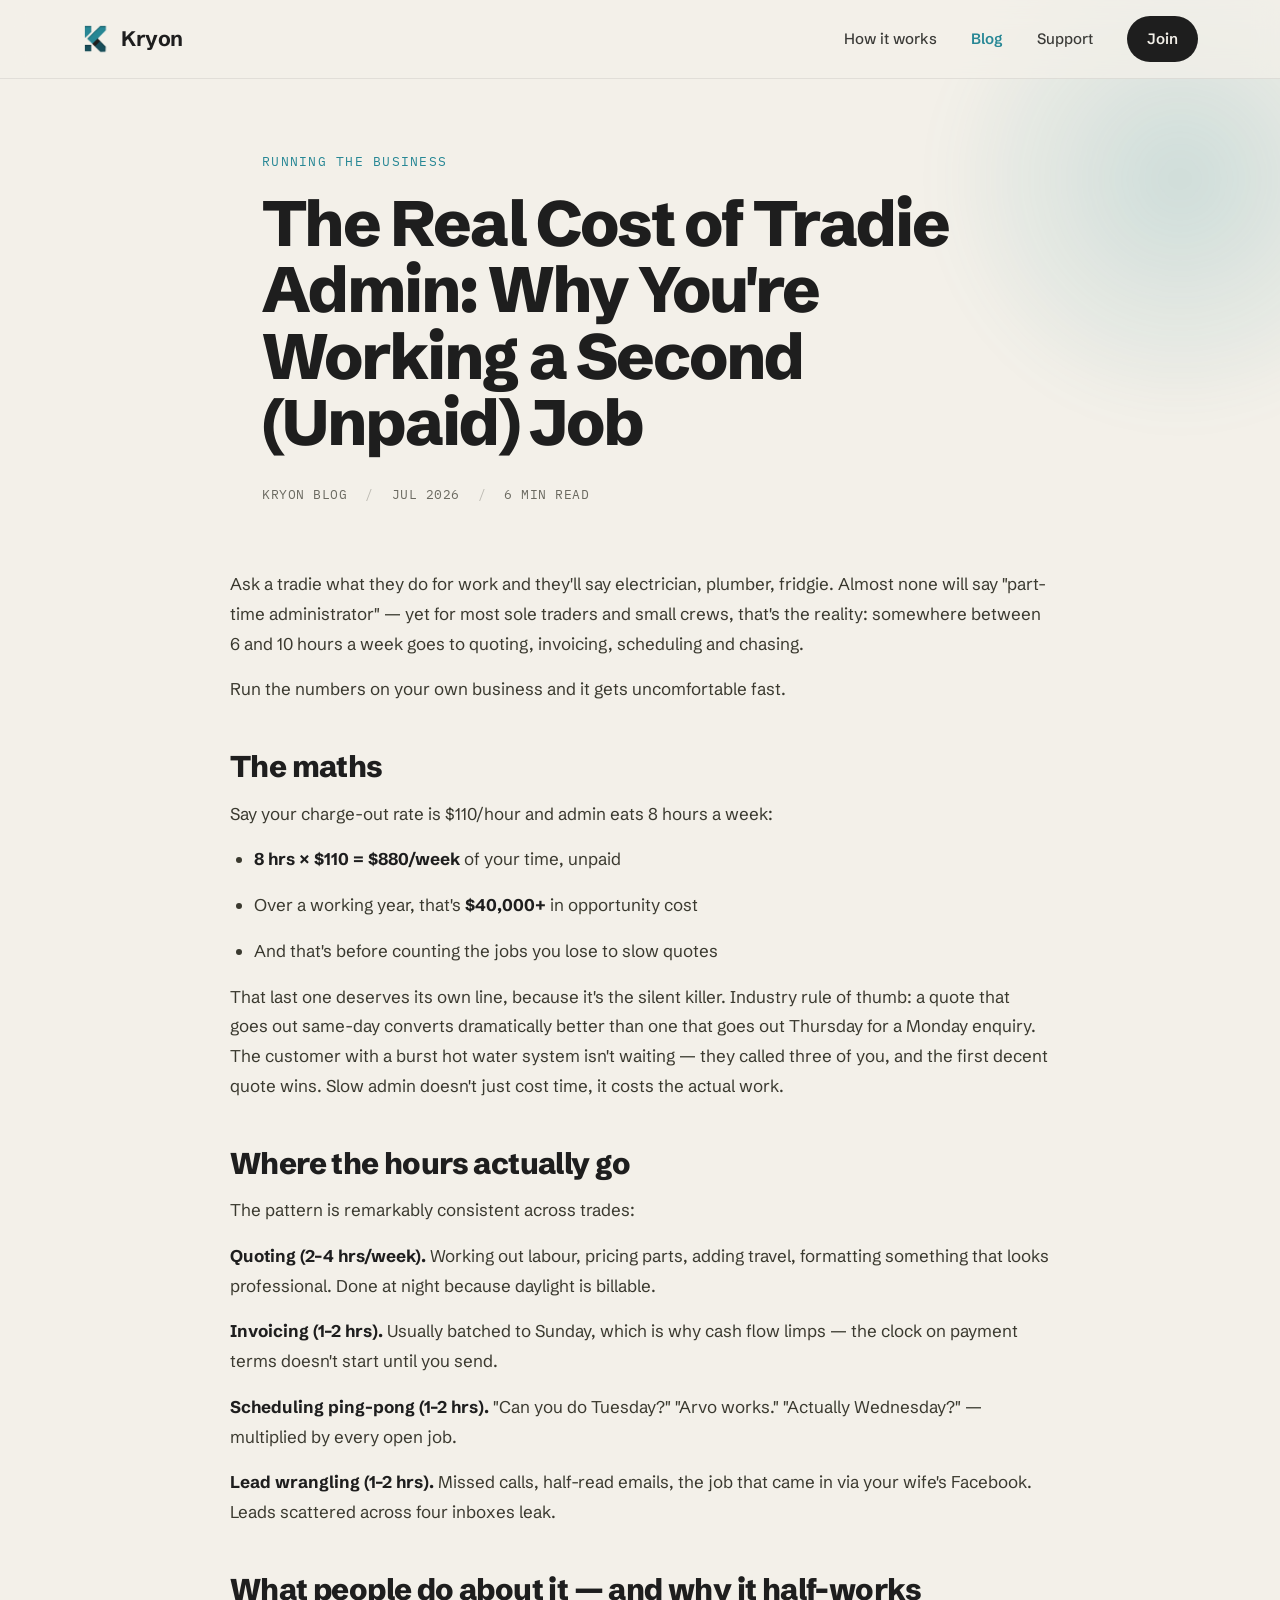
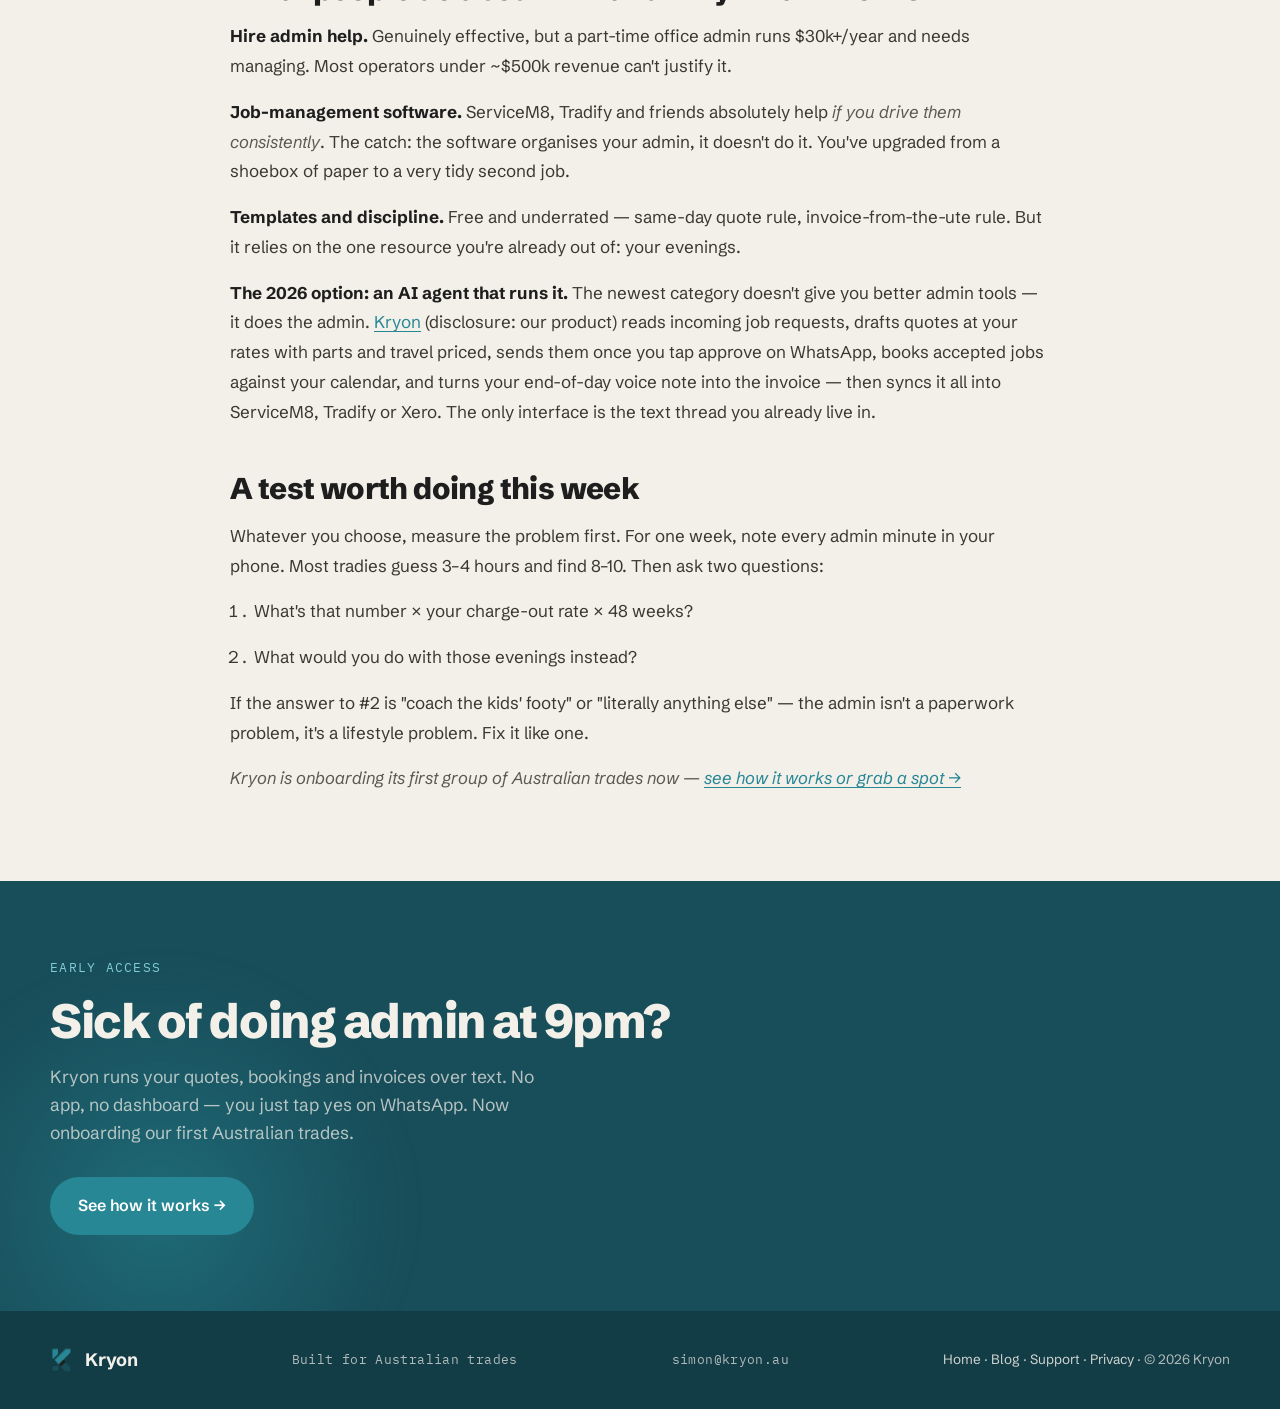
<file: blog/tradie-admin-cost.html>
<!DOCTYPE html>
<html lang="en-AU">
<head>
<meta charset="utf-8">
<meta name="viewport" content="width=device-width, initial-scale=1">
<title>The Real Cost of Tradie Admin: Why You're Working a Second (Unpaid) Job — Kryon</title>
<meta name="description" content="Tradies lose 6–10 hours a week to admin — $40,000+ a year of unpaid time. Here's the maths and what actually fixes it.">
<link rel="canonical" href="https://kryon.au/blog/tradie-admin-cost.html">
<meta property="og:type" content="article">
<meta property="og:site_name" content="Kryon">
<meta property="og:title" content="The Real Cost of Tradie Admin: Why You're Working a Second (Unpaid) Job">
<meta property="og:description" content="Tradies lose 6–10 hours a week to admin — $40,000+ a year of unpaid time. Here's the maths and what actually fixes it.">
<meta property="og:url" content="https://kryon.au/blog/tradie-admin-cost.html">
<meta property="og:image" content="https://kryon.au/assets/kryon-mark.png">
<link rel="icon" href="/assets/kryon-mark.png">
<link rel="preconnect" href="https://fonts.googleapis.com">
<link rel="preconnect" href="https://fonts.gstatic.com" crossorigin>
<link href="https://fonts.googleapis.com/css2?family=IBM+Plex+Mono:wght@400;500&family=Schibsted+Grotesk:wght@400;500;600;700;800&display=swap" rel="stylesheet">
<link rel="stylesheet" href="/assets/site.css">
</head>
<body>

<nav class="kry-nav">
  <div class="wrap bar">
    <a href="/" class="logo"><img src="/assets/kryon-mark.png" alt="Kryon"><span>Kryon</span></a>
    <div class="links">
      <a href="/#how" class="hide-sm">How it works</a>
      <a href="/blog/" class="active">Blog</a>
      <a href="/support/">Support</a>
      <a href="/#waitlist" class="cta">Join</a>
    </div>
  </div>
</nav>

<header class="page-hero">
  <div class="blob"></div>
  <div class="wrap-narrow" style="position:relative;">
    <div class="eyebrow">Running the business</div>
    <h1>The Real Cost of Tradie Admin: Why You're Working a Second (Unpaid) Job</h1>
    <div class="meta"><span>KRYON BLOG</span><span class="sep">/</span><span>JUL 2026</span><span class="sep">/</span><span>6 MIN READ</span></div>
  </div>
</header>

<main class="wrap-narrow article">
  <div class="prose">
    <p>Ask a tradie what they do for work and they'll say electrician, plumber, fridgie. Almost none will say "part-time administrator" — yet for most sole traders and small crews, that's the reality: somewhere between 6 and 10 hours a week goes to quoting, invoicing, scheduling and chasing.</p>
    <p>Run the numbers on your own business and it gets uncomfortable fast.</p>

    <h2>The maths</h2>
    <p>Say your charge-out rate is $110/hour and admin eats 8 hours a week:</p>
    <ul>
      <li><strong>8 hrs × $110 = $880/week</strong> of your time, unpaid</li>
      <li>Over a working year, that's <strong>$40,000+</strong> in opportunity cost</li>
      <li>And that's before counting the jobs you lose to slow quotes</li>
    </ul>
    <p>That last one deserves its own line, because it's the silent killer. Industry rule of thumb: a quote that goes out same-day converts dramatically better than one that goes out Thursday for a Monday enquiry. The customer with a burst hot water system isn't waiting — they called three of you, and the first decent quote wins. Slow admin doesn't just cost time, it costs the actual work.</p>

    <h2>Where the hours actually go</h2>
    <p>The pattern is remarkably consistent across trades:</p>
    <p><strong>Quoting (2–4 hrs/week).</strong> Working out labour, pricing parts, adding travel, formatting something that looks professional. Done at night because daylight is billable.</p>
    <p><strong>Invoicing (1–2 hrs).</strong> Usually batched to Sunday, which is why cash flow limps — the clock on payment terms doesn't start until you send.</p>
    <p><strong>Scheduling ping-pong (1–2 hrs).</strong> "Can you do Tuesday?" "Arvo works." "Actually Wednesday?" — multiplied by every open job.</p>
    <p><strong>Lead wrangling (1–2 hrs).</strong> Missed calls, half-read emails, the job that came in via your wife's Facebook. Leads scattered across four inboxes leak.</p>

    <h2>What people do about it — and why it half-works</h2>
    <p><strong>Hire admin help.</strong> Genuinely effective, but a part-time office admin runs $30k+/year and needs managing. Most operators under ~$500k revenue can't justify it.</p>
    <p><strong>Job-management software.</strong> ServiceM8, Tradify and friends absolutely help <em>if you drive them consistently</em>. The catch: the software organises your admin, it doesn't do it. You've upgraded from a shoebox of paper to a very tidy second job.</p>
    <p><strong>Templates and discipline.</strong> Free and underrated — same-day quote rule, invoice-from-the-ute rule. But it relies on the one resource you're already out of: your evenings.</p>
    <p><strong>The 2026 option: an AI agent that runs it.</strong> The newest category doesn't give you better admin tools — it does the admin. <a href="https://kryon.au">Kryon</a> (disclosure: our product) reads incoming job requests, drafts quotes at your rates with parts and travel priced, sends them once you tap approve on WhatsApp, books accepted jobs against your calendar, and turns your end-of-day voice note into the invoice — then syncs it all into ServiceM8, Tradify or Xero. The only interface is the text thread you already live in.</p>

    <h2>A test worth doing this week</h2>
    <p>Whatever you choose, measure the problem first. For one week, note every admin minute in your phone. Most tradies guess 3–4 hours and find 8–10. Then ask two questions:</p>
    <ol>
      <li>What's that number × your charge-out rate × 48 weeks?</li>
      <li>What would you do with those evenings instead?</li>
    </ol>
    <p>If the answer to #2 is "coach the kids' footy" or "literally anything else" — the admin isn't a paperwork problem, it's a lifestyle problem. Fix it like one.</p>
    <p><em>Kryon is onboarding its first group of Australian trades now — <a href="/#waitlist">see how it works or grab a spot →</a></em></p>
  </div>
</main>

<section class="cta-band">
  <div class="blob"></div>
  <div class="wrap inner">
    <div class="eyebrow">Early access</div>
    <h2>Sick of doing admin at 9pm?</h2>
    <p>Kryon runs your quotes, bookings and invoices over text. No app, no dashboard — you just tap yes on WhatsApp. Now onboarding our first Australian trades.</p>
    <a class="btn" href="/#waitlist">See how it works →</a>
  </div>
</section>

<footer class="kry-footer">
  <div class="wrap inner">
    <div class="logo"><img src="/assets/kryon-mark.png" alt="Kryon"><span>Kryon</span></div>
    <div class="mono">Built for Australian trades</div>
    <div class="mono">simon@kryon.au</div>
    <div class="links"><a href="/">Home</a> · <a href="/blog/">Blog</a> · <a href="/support/">Support</a> · <a href="/privacy.html">Privacy</a> · © 2026 Kryon</div>
  </div>
</footer>

</body>
</html>
</file>
<file: assets/site.css>
/* Kryon — shared site styles for subpages (blog, support, privacy).
   Mirrors the design system of the main landing page (index.html). */

:root {
  --teal: #278795;
  --teal-soft: rgba(39, 135, 149, 0.1);
  --deep: #184E5A;
  --ink: #1E1E1E;
  --cream: #F3F0E9;
  --cream-2: #EEEAE0;
  --paper: #FFFFFF;
  --muted: #5B5A51;
  --muted-2: #6B6A61;
  --faint: #9A988D;
  --line: rgba(30, 30, 30, 0.08);
  --line-strong: rgba(30, 30, 30, 0.12);
  --footer: #123C46;
  --font: 'Schibsted Grotesk', system-ui, sans-serif;
  --mono: 'IBM Plex Mono', monospace;
}

* { box-sizing: border-box; margin: 0; padding: 0; }
html { scroll-behavior: smooth; }
::selection { background: var(--teal); color: #fff; }

body {
  background: var(--cream);
  color: var(--ink);
  font-family: var(--font);
  line-height: 1.7;
  -webkit-font-smoothing: antialiased;
  overflow-x: hidden;
}

@keyframes kryRise { from { opacity: 0; transform: translateY(16px); } to { opacity: 1; transform: none; } }
@keyframes kryDrift { 0%,100% { transform: translate(0,0) scale(1); } 50% { transform: translate(3%,-4%) scale(1.08); } }

.wrap { max-width: 1180px; margin: 0 auto; padding-left: 32px; padding-right: 32px; }
.wrap-narrow { max-width: 820px; margin: 0 auto; padding-left: 32px; padding-right: 32px; }

/* ---------- Nav ---------- */
.kry-nav {
  position: sticky; top: 0; z-index: 60;
  backdrop-filter: blur(12px); -webkit-backdrop-filter: blur(12px);
  background: rgba(243, 240, 233, 0.72);
  border-bottom: 1px solid var(--line);
}
.kry-nav .bar { display: flex; align-items: center; justify-content: space-between; gap: 24px; padding-top: 16px; padding-bottom: 16px; }
.kry-nav .logo { display: flex; align-items: center; gap: 11px; text-decoration: none; color: var(--ink); }
.kry-nav .logo img { height: 30px; width: auto; display: block; }
.kry-nav .logo span { font-size: 21px; font-weight: 700; letter-spacing: -0.02em; }
.kry-nav .links { display: flex; align-items: center; gap: 34px; }
.kry-nav .links a { text-decoration: none; color: #3A3A37; font-size: 15px; font-weight: 500; }
.kry-nav .links a:hover { color: var(--teal); }
.kry-nav .links a.active { color: var(--teal); font-weight: 600; }
.kry-nav .links a.cta { background: var(--ink); color: var(--cream); font-weight: 600; padding: 10px 20px; border-radius: 999px; }
.kry-nav .links a.cta:hover { background: var(--teal); color: #fff; }
/* ---------- Page hero ---------- */
.page-hero { position: relative; padding: 72px 0 56px; }
.page-hero .blob {
  position: absolute; top: -180px; right: -180px; width: 560px; height: 560px; border-radius: 50%;
  background: radial-gradient(circle at center, rgba(39,135,149,0.18), rgba(39,135,149,0) 62%);
  filter: blur(18px); animation: kryDrift 16s ease-in-out infinite; pointer-events: none;
}
.eyebrow {
  font-family: var(--mono); font-size: 12.5px; letter-spacing: 0.1em;
  text-transform: uppercase; color: var(--teal); margin-bottom: 18px;
}
.page-hero h1 {
  font-size: clamp(38px, 5vw, 64px); line-height: 1.04; letter-spacing: -0.03em;
  font-weight: 800; max-width: 820px; margin: 0 0 20px;
}
.page-hero .lede { font-size: 19px; line-height: 1.6; color: #48473F; max-width: 620px; }
.page-hero .meta {
  margin-top: 28px; display: flex; align-items: center; gap: 18px; flex-wrap: wrap;
  font-family: var(--mono); font-size: 12.5px; letter-spacing: 0.04em; color: var(--muted-2);
}
.page-hero .meta .sep { opacity: 0.4; }

/* ---------- Blog cards ---------- */
.post-grid { display: grid; grid-template-columns: repeat(auto-fit, minmax(320px, 1fr)); gap: 22px; padding-bottom: 24px; }
.post-card {
  display: flex; flex-direction: column; background: var(--paper);
  border: 1px solid var(--line); border-radius: 18px; padding: 30px 28px;
  text-decoration: none; color: var(--ink);
  transition: transform 0.25s ease, box-shadow 0.25s ease, border-color 0.25s ease;
}
.post-card:hover {
  transform: translateY(-3px);
  border-color: rgba(39, 135, 149, 0.35);
  box-shadow: 0 24px 48px -28px rgba(24, 78, 90, 0.35);
}
.post-card .tag {
  font-family: var(--mono); font-size: 11px; letter-spacing: 0.08em; text-transform: uppercase;
  color: var(--teal); background: var(--teal-soft); padding: 4px 9px; border-radius: 6px;
  align-self: flex-start; margin-bottom: 18px;
}
.post-card h2 { font-size: 22px; font-weight: 700; letter-spacing: -0.015em; line-height: 1.25; margin: 0 0 10px; }
.post-card p { font-size: 15px; line-height: 1.55; color: var(--muted); margin: 0 0 20px; }
.post-card .more { margin-top: auto; font-size: 14.5px; font-weight: 600; color: var(--teal); }
.post-card .datemeta { font-family: var(--mono); font-size: 11.5px; color: var(--faint); margin-bottom: 8px; }

/* ---------- Article prose ---------- */
.article { padding: 8px 0 72px; }
.article .prose h2 {
  font-size: clamp(24px, 3vw, 30px); font-weight: 800; letter-spacing: -0.02em;
  line-height: 1.15; margin: 46px 0 14px;
}
.article .prose h3 { font-size: 20px; font-weight: 700; margin: 32px 0 10px; }
.article .prose p, .article .prose li { font-size: 17px; line-height: 1.75; color: #3A392F; margin-bottom: 16px; }
.article .prose ul, .article .prose ol { padding-left: 24px; margin-bottom: 16px; }
.article .prose a { color: var(--teal); text-decoration-thickness: 1px; text-underline-offset: 3px; }
.article .prose strong { color: var(--ink); }
.article .prose em { color: var(--muted); }
.article .prose table {
  border-collapse: collapse; width: 100%; margin: 24px 0; font-size: 14.5px;
  background: var(--paper); border-radius: 12px; overflow: hidden;
  border: 1px solid var(--line-strong);
}
.article .prose th, .article .prose td { border-bottom: 1px solid var(--line); padding: 12px 14px; text-align: left; vertical-align: top; }
.article .prose th {
  background: var(--cream-2); font-family: var(--mono); font-size: 11.5px;
  letter-spacing: 0.06em; text-transform: uppercase; color: var(--deep); font-weight: 500;
}
.article .prose tr:last-child td { border-bottom: none; }
.article .prose blockquote {
  border-left: 3px solid var(--teal); background: var(--teal-soft);
  border-radius: 0 12px 12px 0; padding: 16px 20px; margin: 22px 0;
}
.article .prose blockquote p { margin: 0; color: var(--deep); }

/* ---------- Step rows (support / how-to) ---------- */
.step-rows { margin-top: 8px; }
.step-row {
  display: grid; grid-template-columns: 88px 1fr auto; gap: 20px; align-items: start;
  padding: 28px 0; border-top: 1px solid var(--line-strong);
}
.step-row:last-child { border-bottom: 1px solid var(--line-strong); }
.step-row .num { font-family: var(--mono); font-size: 22px; color: var(--teal); line-height: 1.3; }
.step-row .body .t { font-size: 20px; font-weight: 700; margin-bottom: 6px; letter-spacing: -0.01em; }
.step-row .body .d { font-size: 15.5px; color: var(--muted); max-width: 620px; line-height: 1.65; }
.step-row .chip {
  font-family: var(--mono); font-size: 11px; letter-spacing: 0.06em; color: var(--faint);
  text-transform: uppercase; white-space: nowrap; padding-top: 6px;
}
/* ---------- Cards grid (support) ---------- */
.card-grid { display: grid; grid-template-columns: repeat(auto-fit, minmax(260px, 1fr)); gap: 22px; }
.info-card { background: var(--paper); border: 1px solid var(--line); border-radius: 18px; padding: 28px; }
.info-card .icon {
  width: 46px; height: 46px; border-radius: 13px; background: var(--teal-soft);
  display: flex; align-items: center; justify-content: center;
  font-family: var(--mono); font-weight: 500; color: var(--teal); font-size: 17px; margin-bottom: 20px;
}
.info-card h3 { font-size: 19px; font-weight: 700; margin-bottom: 8px; }
.info-card p { font-size: 14.5px; line-height: 1.6; color: var(--muted); }
.info-card p + p { margin-top: 10px; }
.info-card code, .msg code {
  font-family: var(--mono); font-size: 13px; color: var(--deep);
  background: var(--teal-soft); padding: 2px 6px; border-radius: 5px;
}

/* ---------- Section shells ---------- */
.band { background: var(--cream-2); border-top: 1px solid rgba(30,30,30,0.06); border-bottom: 1px solid rgba(30,30,30,0.06); }
.sec { padding: 80px 0; scroll-margin-top: 88px; }
.sec-head { margin-bottom: 40px; }
.sec-head h2 { font-size: clamp(30px, 3.8vw, 46px); line-height: 1.06; letter-spacing: -0.03em; font-weight: 800; max-width: 680px; margin: 0 0 12px; }
.sec-head .sub { font-size: 17px; color: var(--muted-2); max-width: 580px; }

/* ---------- Chat mock (support) ---------- */
.chat {
  background: var(--paper); border: 1px solid var(--line); border-radius: 22px; overflow: hidden;
  box-shadow: 0 34px 70px -30px rgba(24,78,90,0.25), 0 6px 18px -8px rgba(24,78,90,0.12);
}
.chat .chat-top {
  display: flex; align-items: center; justify-content: space-between;
  padding: 14px 20px; border-bottom: 1px solid rgba(30,30,30,0.07); background: #FAF8F3;
}
.chat .chat-top .id { display: flex; align-items: center; gap: 9px; font-family: var(--mono); font-size: 12.5px; color: #48473F; }
.chat .chat-top .dot { width: 8px; height: 8px; border-radius: 50%; background: var(--teal); box-shadow: 0 0 0 3px rgba(39,135,149,0.18); }
.chat .chat-top .live {
  font-family: var(--mono); font-size: 11px; letter-spacing: 0.1em; color: var(--teal);
  background: var(--teal-soft); padding: 4px 9px; border-radius: 6px;
}
.chat .msgs { padding: 20px; display: flex; flex-direction: column; gap: 12px; }
.msg { max-width: 86%; font-size: 14.5px; line-height: 1.45; padding: 12px 15px; }
.msg.in { align-self: flex-start; background: #EFEBE1; color: var(--ink); border-radius: 16px 16px 16px 4px; }
.msg.out { align-self: flex-end; background: rgba(39,135,149,0.1); border: 1px solid rgba(39,135,149,0.22); border-radius: 16px 16px 4px 16px; }
.msg .from {
  font-family: var(--mono); font-size: 10.5px; letter-spacing: 0.08em; color: var(--teal);
  text-transform: uppercase; margin-bottom: 7px;
}
.msg .btns { display: flex; gap: 8px; margin-top: 11px; flex-wrap: wrap; }
.msg .btn-solid { font-size: 13px; font-weight: 600; color: #fff; background: var(--teal); padding: 7px 16px; border-radius: 999px; }
.msg .btn-ghost { font-size: 13px; font-weight: 600; color: var(--deep); background: #fff; border: 1px solid rgba(39,135,149,0.3); padding: 7px 16px; border-radius: 999px; }
.msg .note { font-family: var(--mono); font-size: 11px; color: var(--faint); margin-top: 8px; }

/* ---------- FAQ ---------- */
.faq details { border-top: 1px solid var(--line-strong); }
.faq details:last-child { border-bottom: 1px solid var(--line-strong); }
.faq summary {
  cursor: pointer; list-style: none; display: flex; justify-content: space-between; align-items: center;
  gap: 20px; padding: 22px 0; font-size: 18px; font-weight: 700; letter-spacing: -0.01em;
}
.faq summary::-webkit-details-marker { display: none; }
.faq summary::after { content: '+'; font-family: var(--mono); font-size: 20px; color: var(--teal); flex-shrink: 0; }
.faq details[open] summary::after { content: '–'; }
.faq .a { padding: 0 0 22px; font-size: 15.5px; line-height: 1.7; color: var(--muted); max-width: 720px; }
.faq .a code { font-family: var(--mono); font-size: 13px; color: var(--deep); background: var(--teal-soft); padding: 2px 6px; border-radius: 5px; }

/* ---------- CTA band ---------- */
.cta-band { background: var(--deep); color: var(--cream); position: relative; overflow: hidden; }
.cta-band .blob {
  position: absolute; bottom: -160px; left: -100px; width: 520px; height: 520px; border-radius: 50%;
  background: radial-gradient(circle at center, rgba(39,135,149,0.5), rgba(39,135,149,0) 65%);
  filter: blur(20px); animation: kryDrift 18s ease-in-out infinite; pointer-events: none;
}
.cta-band .inner { position: relative; padding: 76px 0; }
.cta-band .eyebrow { color: #7FCBD6; }
.cta-band h2 { font-size: clamp(30px, 4vw, 48px); line-height: 1.06; letter-spacing: -0.03em; font-weight: 800; margin: 0 0 16px; max-width: 640px; }
.cta-band p { font-size: 17.5px; line-height: 1.6; color: rgba(243,240,233,0.72); max-width: 520px; margin-bottom: 30px; }
.cta-band .btn {
  display: inline-block; text-decoration: none; background: var(--teal); color: #fff;
  font-size: 16px; font-weight: 600; padding: 15px 28px; border-radius: 999px;
}
.cta-band .btn:hover { background: #2FA0B0; }

/* ---------- Footer ---------- */
.kry-footer { background: var(--footer); color: rgba(243,240,233,0.7); }
.kry-footer .inner {
  padding: 34px 0; display: flex; align-items: center; justify-content: space-between;
  flex-wrap: wrap; gap: 18px;
}
.kry-footer .logo { display: flex; align-items: center; gap: 11px; }
.kry-footer .logo img { height: 26px; width: auto; display: block; }
.kry-footer .logo span { font-size: 18px; font-weight: 700; letter-spacing: -0.02em; color: var(--cream); }
.kry-footer .mono { font-family: var(--mono); font-size: 12.5px; letter-spacing: 0.03em; }
.kry-footer .links { font-size: 13.5px; }
.kry-footer .links a { color: rgba(243,240,233,0.85); text-decoration: none; }
.kry-footer .links a:hover { color: #fff; }

/* ---------- Mobile responsive ---------- */
@media (max-width: 760px) {
  /* Tighten side padding everywhere */
  .wrap, .wrap-narrow { padding-left: 20px; padding-right: 20px; }

  /* Nav */
  .kry-nav .links { gap: 18px; }
  .kry-nav .links a.hide-sm { display: none; }

  /* Section spacing */
  .sec { padding: 52px 0; }
  .page-hero { padding: 48px 0 36px; }
  .cta-band .inner { padding: 52px 0; }

  /* Footer — stack vertically */
  .kry-footer .inner { flex-direction: column; align-items: flex-start; gap: 10px; padding: 28px 0; }

  /* Step rows — collapse to 2 cols, hide right chip */
  .step-row { grid-template-columns: 48px 1fr; }
  .step-row .chip { display: none; }

  /* Article tables — allow horizontal scroll instead of breaking layout */
  .article .prose table { display: block; overflow-x: auto; -webkit-overflow-scrolling: touch; }
}
</file>
